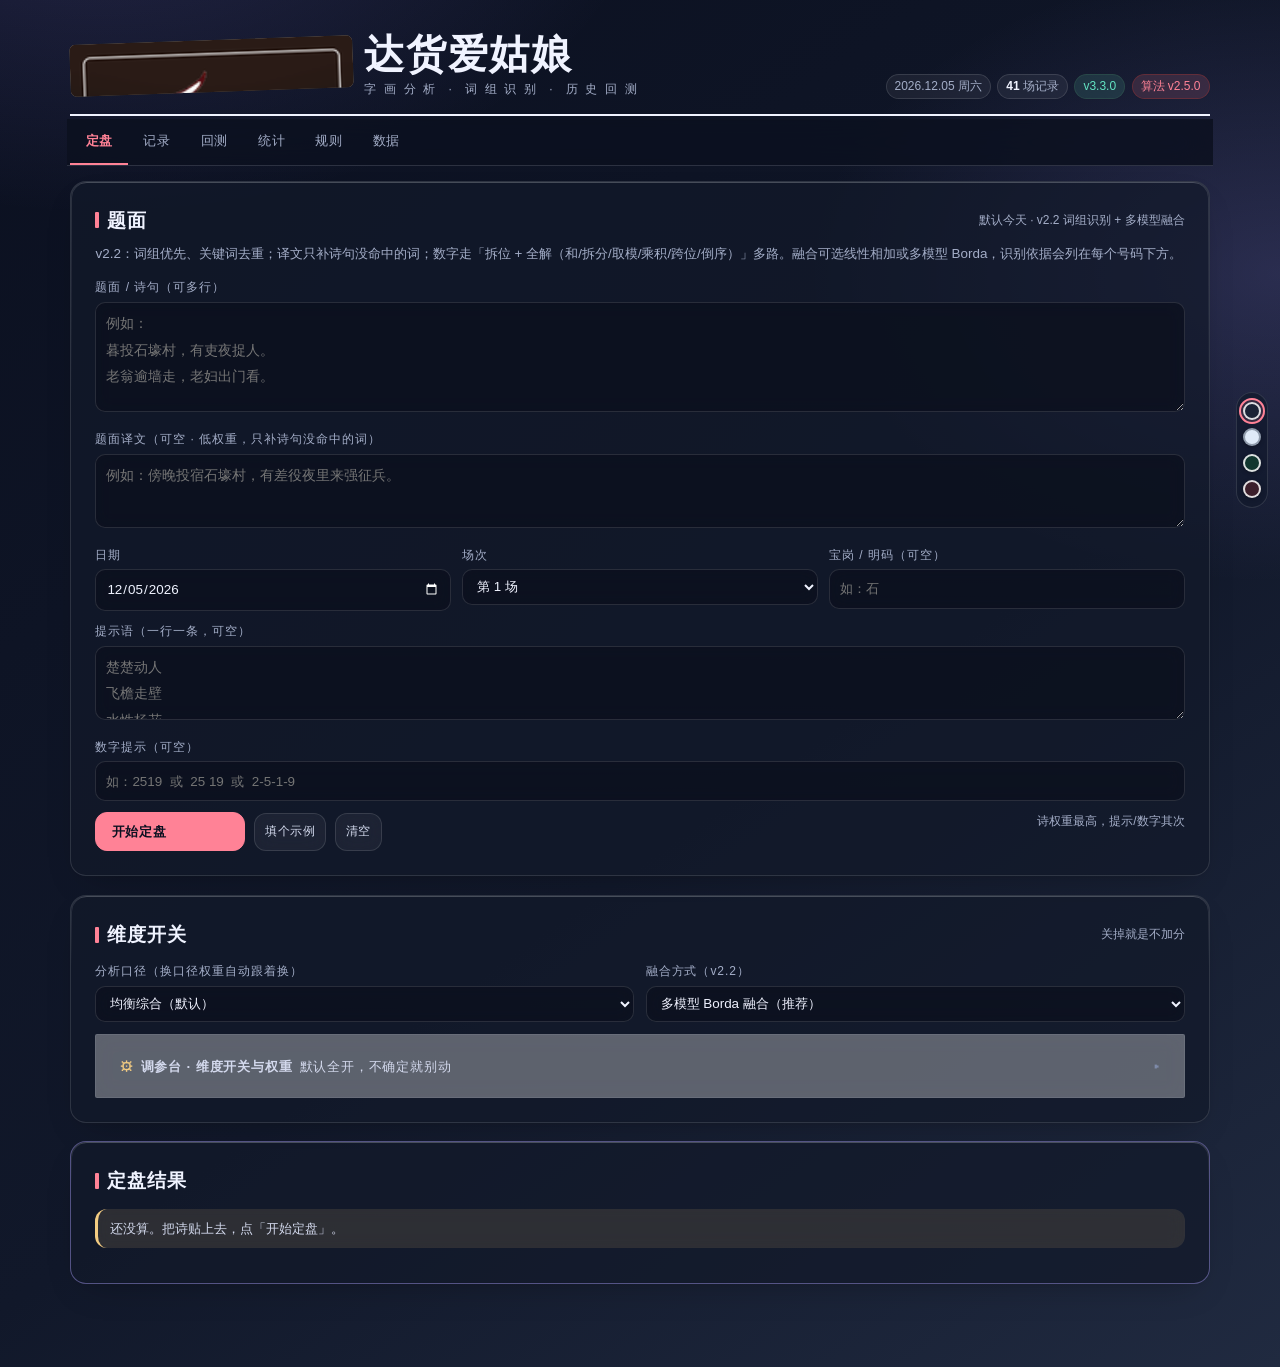
<file: www/index.html>
<!DOCTYPE html>
<html lang="zh-CN">
<head>
<meta charset="utf-8">
<meta name="viewport" content="width=device-width,initial-scale=1,viewport-fit=cover,user-scalable=no">
<meta name="theme-color" content="#f7f2e6">
<meta name="apple-mobile-web-app-capable" content="yes">
<meta name="apple-mobile-web-app-status-bar-style" content="default">
<meta name="apple-mobile-web-app-title" content="达货爱姑娘">
<title>达货爱姑娘 · 字画分析 v3.2</title>
<!-- 动态生成 App 图标 -->
<link rel="icon" href="[data-uri]">
<link rel="apple-touch-icon" href="[data-uri]">
<style>/* ===== 36宝诗鉴 · 设计系统 ===== */
:root{
  --paper:#f7f2e6; --paper-2:#efe7d5; --paper-3:#e6dbc4;
  --ink:#211d18; --ink-2:#4a4238; --ink-3:#857a68; --ink-4:#b3a892;
  --line:rgba(33,29,24,.13); --line-2:rgba(33,29,24,.07);
  --cinnabar:#b3352b; --cinnabar-soft:rgba(179,53,43,.09);
  --gold:#a8823f; --gold-soft:rgba(168,130,63,.12);
  --jade:#3d6b58; --jade-soft:rgba(61,107,88,.1);
  --shadow-1:0 1px 2px rgba(33,29,24,.06),0 6px 18px -12px rgba(33,29,24,.35);
  --shadow-2:0 2px 4px rgba(33,29,24,.08),0 18px 40px -24px rgba(33,29,24,.5);
  --r:3px;
  --sans:-apple-system,BlinkMacSystemFont,"PingFang SC","Hiragino Sans GB","Microsoft YaHei","Source Han Sans SC","Noto Sans CJK SC",sans-serif;
  --serif:"Songti SC","Noto Serif CJK SC","Source Han Serif SC",SimSun,"Times New Roman",serif;
  --mono:"SF Mono",ui-monospace,Menlo,Consolas,"Courier New",monospace;
  --fs-hero:clamp(1.6rem,1.15rem + 2.2vw,2.5rem);
  --fs-h1:clamp(1.22rem,1rem + 1vw,1.6rem);
  --fs-h2:clamp(1.02rem,.95rem + .45vw,1.18rem);
  --fs-body:clamp(.875rem,.84rem + .2vw,.95rem);
  --fs-sm:clamp(.78rem,.75rem + .14vw,.84rem);
  --fs-xs:clamp(.7rem,.68rem + .1vw,.75rem);
  --gap:clamp(.75rem,.6rem + 1vw,1.15rem);
  --pad:clamp(.9rem,.7rem + 1.4vw,1.5rem);
}
*{box-sizing:border-box;-webkit-tap-highlight-color:transparent}
html,body{margin:0;padding:0}
html{-webkit-text-size-adjust:100%}
body{
  font-family:var(--sans); font-size:var(--fs-body); color:var(--ink);
  background:var(--paper);
  background-image:
    radial-gradient(1200px 600px at 15% -10%,rgba(168,130,63,.10),transparent 60%),
    radial-gradient(900px 500px at 100% 0%,rgba(179,53,43,.06),transparent 55%),
    repeating-linear-gradient(90deg,rgba(33,29,24,.018) 0 1px,transparent 1px 3px);
  line-height:1.68; overflow-wrap:break-word; word-break:break-word; min-height:100vh;
  padding-top: env(safe-area-inset-top);
  padding-bottom: env(safe-area-inset-bottom);
}
::selection{background:rgba(179,53,43,.18)}
button,input,select,textarea{font:inherit;color:inherit}
a{color:var(--cinnabar);text-decoration:none}

/* ---------- 外框 ---------- */
.app{max-width:1180px;margin:0 auto;padding:0 clamp(.7rem,1.6vw,1.6rem) 4rem}
.masthead{position:relative;padding:clamp(1.1rem,2.6vw,2rem) 0 .9rem;border-bottom:2px solid var(--ink);margin-bottom:.2rem}
.masthead::after{content:"";position:absolute;left:0;right:0;bottom:-6px;height:1px;background:var(--line)}
.mh-row{display:flex;align-items:flex-end;justify-content:space-between;gap:1rem;flex-wrap:wrap}
.brand{display:flex;align-items:center;gap:.7rem;min-width:0;flex:1 1 auto}
.brand>div{flex:1 1 auto;min-width:0}
.seal{width:clamp(38px,6vw,52px);height:clamp(38px,6vw,52px);flex:none;background:var(--cinnabar);color:#fff8ee;border-radius:2px;display:grid;place-items:center;font-family:var(--serif);font-size:clamp(.9rem,2.2vw,1.15rem);line-height:1;letter-spacing:.02em;text-align:center;padding:.15em;box-shadow:inset 0 0 0 1.5px rgba(255,248,238,.55);transform:rotate(-2deg);}
.brand h1{font-family:var(--serif);font-size:var(--fs-hero);margin:0;letter-spacing:.04em;line-height:1.15;font-weight:700;width:100%}
.brand .sub{font-size:var(--fs-xs);color:var(--ink-3);letter-spacing:.18em;margin-top:.15rem}
.mh-meta{display:flex;gap:.4rem;flex-wrap:wrap;align-items:center;font-size:var(--fs-xs);color:var(--ink-3)}
.chip{border:1px solid var(--line);padding:.15rem .5rem;border-radius:2px;background:var(--glass-chip);white-space:nowrap}
.chip b{color:var(--ink);font-weight:600}
.chip.red{border-color:rgba(179,53,43,.35);color:var(--cinnabar);background:var(--cinnabar-soft)}
.chip.jade{border-color:rgba(61,107,88,.35);color:var(--jade);background:var(--jade-soft)}

/* ---------- 导航 (App底栏风格适配) ---------- */
.nav{display:flex;gap:0;overflow-x:auto;scrollbar-width:none;border-bottom:1px solid var(--line);position:sticky;top:0;z-index:30;background:var(--glass-nav);backdrop-filter:blur(8px);-webkit-backdrop-filter:blur(8px);margin:0 -.2rem .9rem;padding:0 .2rem}
.nav::-webkit-scrollbar{display:none}
.nav button{appearance:none;background:none;border:0;border-bottom:2px solid transparent;padding:.72rem clamp(.55rem,1.6vw,.95rem);font-size:var(--fs-sm);color:var(--ink-3);cursor:pointer;white-space:nowrap;font-family:var(--sans);transition:color .18s,border-color .18s;letter-spacing:.04em;}
.nav button:hover{color:var(--ink)}
.nav button.on{color:var(--cinnabar);border-bottom-color:var(--cinnabar);font-weight:600}

/* ---------- 卡片 ---------- */
.panel{display:none;animation:fade .26s ease both}
.panel.on{display:block}
@keyframes fade{from{opacity:0;transform:translateY(6px)}to{opacity:1;transform:none}}
.card{background:rgba(255,255,255,.5);border:1px solid var(--line);border-radius:var(--r);padding:var(--pad);box-shadow:var(--shadow-1);margin-bottom:var(--gap);position:relative;}
.card::before{content:"";position:absolute;inset:3px;border:1px solid var(--line-2);border-radius:2px;pointer-events:none;}
.card>*{position:relative}
.card.flush{padding:0}
.card-t{display:flex;align-items:center;gap:.5rem;margin:0 0 .8rem;flex-wrap:wrap}
.card-t h2,.card-t h3{font-family:var(--serif);font-size:var(--fs-h2);margin:0;font-weight:700;letter-spacing:.05em;}
.card-t .k{width:4px;height:1.05em;background:var(--cinnabar);display:inline-block;flex:none;border-radius:1px}
.card-t .hint{font-size:var(--fs-xs);color:var(--ink-3);margin-left:auto;font-family:var(--sans)}
.card-sub{font-size:var(--fs-sm);color:var(--ink-3);margin:-.35rem 0 .9rem;line-height:1.6}

/* ---------- 表单 ---------- */
label.f{display:block;font-size:var(--fs-xs);color:var(--ink-3);letter-spacing:.08em;margin-bottom:.28rem}
input[type=text],input[type=number],input[type=date],select,textarea{width:100%;background:rgba(255,255,255,.72);border:1px solid var(--line);border-radius:2px;padding:.52rem .62rem;font-size:var(--fs-sm);outline:none;transition:border-color .16s,box-shadow .16s;}
input:focus,select:focus,textarea:focus{border-color:rgba(179,53,43,.5);box-shadow:0 0 0 3px rgba(179,53,43,.08)}
textarea{resize:vertical;min-height:110px;font-family:var(--serif);line-height:1.9;font-size:calc(var(--fs-sm) * 1.03)}
.row{display:grid;gap:.7rem;grid-template-columns:repeat(auto-fit,minmax(min(100%,150px),1fr))}
.field{margin-bottom:.7rem}
.btn{appearance:none;cursor:pointer;border:1px solid var(--ink);background:var(--ink);color:var(--paper);padding:.5rem .95rem;border-radius:2px;font-size:var(--fs-sm);letter-spacing:.06em;transition:transform .12s,background .16s,box-shadow .16s;display:inline-flex;align-items:center;gap:.4rem;}
.btn:hover{background:#332c24}
.btn:active{transform:translateY(1px)}
.btn.red{background:var(--cinnabar);border-color:var(--cinnabar)}
.btn.red:hover{background:#9c2c23}
.btn.ghost{background:transparent;color:var(--ink-2);border-color:var(--line)}
.btn.ghost:hover{background:rgba(33,29,24,.05);color:var(--ink)}
.btn.sm{padding:.3rem .6rem;font-size:var(--fs-xs)}
.btn:disabled{opacity:.45;cursor:not-allowed}
.btn-row{display:flex;gap:.5rem;flex-wrap:wrap;align-items:center}
.switch{display:flex;align-items:center;gap:.55rem;font-size:var(--fs-sm);cursor:pointer;user-select:none;padding:.25rem 0}
.switch input{appearance:none;width:2.15rem;height:1.15rem;background:var(--paper-3);border-radius:999px;position:relative;cursor:pointer;border:1px solid var(--line);transition:background .18s;flex:none}
.switch input::after{content:"";position:absolute;top:1px;left:1px;width:calc(1.15rem - 4px);height:calc(1.15rem - 4px);background:#fff;border-radius:50%;transition:transform .18s;box-shadow:0 1px 2px rgba(0,0,0,.2)}
.switch input:checked{background:var(--jade)}
.switch input:checked::after{transform:translateX(1rem)}

/* ---------- 表格 ---------- */
.tw{overflow-x:auto;-webkit-overflow-scrolling:touch;border:1px solid var(--line);border-radius:2px}
table{border-collapse:collapse;width:100%;font-size:var(--fs-sm);min-width:420px}
th,td{padding:.48rem .6rem;text-align:left;border-bottom:1px solid var(--line-2);vertical-align:middle}
th{background:rgba(33,29,24,.045);font-weight:600;font-size:var(--fs-xs);color:var(--ink-2);letter-spacing:.06em;white-space:nowrap}
tbody tr:last-child td{border-bottom:0}
tbody tr:hover{background:rgba(168,130,63,.06)}
td.num,th.num{font-family:var(--mono);font-variant-numeric:tabular-nums}

/* ---------- 排名条 ---------- */
.rank{display:flex;flex-direction:column;gap:.42rem;margin-top:.3rem}
.rk{display:grid;grid-template-columns:1.55rem 1fr auto;gap:.55rem;align-items:center;padding:.5rem .55rem;border:1px solid var(--line-2);border-radius:2px;background:rgba(255,255,255,.45);transition:background .16s,transform .16s}
.rk:hover{background:rgba(255,255,255,.8);transform:translateX(2px)}
.rk.top1{border-color:rgba(179,53,43,.45);background:linear-gradient(90deg,var(--cinnabar-soft),rgba(255,255,255,.4) 70%)}
.rk .i{font-family:var(--serif);font-size:1.05rem;color:var(--ink-4);text-align:center;font-weight:700}
.rk.top1 .i{color:var(--cinnabar)}
.rk .nm{font-family:var(--serif);font-weight:600;letter-spacing:.03em;font-size:calc(var(--fs-sm) * 1.06)}
.rk .nm small{font-weight:400;color:var(--ink-3);font-family:var(--sans);font-size:var(--fs-xs);margin-left:.3rem;letter-spacing:0}
.rk .bar{height:4px;background:rgba(33,29,24,.07);border-radius:99px;margin-top:.32rem;overflow:hidden}
.rk .bar i{display:block;height:100%;background:linear-gradient(90deg,var(--gold),var(--cinnabar));border-radius:99px;transition:width .5s cubic-bezier(.2,.8,.2,1)}
.rk .sc{font-family:var(--mono);font-size:var(--fs-sm);font-weight:600;color:var(--ink-2);white-space:nowrap;font-variant-numeric:tabular-nums}
.rk .why{font-size:var(--fs-xs);color:var(--ink-3);margin-top:.22rem;line-height:1.45}

/* ---------- 统计数字 ---------- */
.stat-grid{display:grid;gap:.6rem;grid-template-columns:repeat(auto-fit,minmax(min(100%,132px),1fr))}
.stat{border:1px solid var(--line);border-radius:2px;padding:.6rem .7rem;background:rgba(255,255,255,.45);min-width:0}
.stat .lab{font-size:var(--fs-xs);color:var(--ink-3);letter-spacing:.1em;white-space:nowrap;overflow:hidden;text-overflow:ellipsis}
.stat .val{font-family:var(--mono);font-size:clamp(1.05rem,.9rem + .7vw,1.5rem);font-weight:600;line-height:1.3;font-variant-numeric:tabular-nums;overflow-wrap:anywhere}
.stat .val.good{color:var(--jade)}
.stat .val.bad{color:var(--cinnabar)}
.stat .val.mute{color:var(--ink-3)}
.stat .tip{font-size:var(--fs-xs);color:var(--ink-4);line-height:1.4}

/* ---------- 图表 ---------- */
.chart{width:100%;overflow:hidden;border:1px solid var(--line-2);border-radius:2px;background:rgba(255,255,255,.42);padding:.4rem}
.chart svg{display:block;width:100%;height:auto;overflow:visible}
.chart .grid-l{stroke:rgba(33,29,24,.09);stroke-width:1}
.chart .axis-t{font-size:9px;fill:#857a68;font-family:var(--mono)}
.chart .base-l{stroke:#b3352b;stroke-width:1.2;stroke-dasharray:4 4;opacity:.75}
.legend{display:flex;gap:.9rem;flex-wrap:wrap;font-size:var(--fs-xs);color:var(--ink-3);margin-top:.45rem}
.legend i{display:inline-block;width:14px;height:3px;border-radius:2px;margin-right:.3rem;vertical-align:middle}

/* ---------- 提示条 ---------- */
.note{border-left:3px solid var(--gold);background:var(--gold-soft);padding:.55rem .75rem;font-size:var(--fs-sm);color:var(--ink-2);margin:.7rem 0;border-radius:0 2px 2px 0;line-height:1.6}
.note.red{border-color:var(--cinnabar);background:var(--cinnabar-soft)}
.note.jade{border-color:var(--jade);background:var(--jade-soft)}
.note b{color:var(--ink)}

/* ---------- toast ---------- */
.toast{position:fixed;left:50%;bottom:calc(1.4rem + env(safe-area-inset-bottom));transform:translateX(-50%) translateY(20px);background:var(--ink);color:var(--paper);padding:.55rem 1rem;border-radius:3px;font-size:var(--fs-sm);opacity:0;pointer-events:none;transition:opacity .22s,transform .22s;z-index:200;max-width:88vw;text-align:center;box-shadow:var(--shadow-2)}
.toast.on{opacity:1;transform:translateX(-50%)}
.toast.err{background:var(--cinnabar)}

/* ---------- 小工具 ---------- */
.muted{color:var(--ink-3)}
.mono{font-family:var(--mono);font-variant-numeric:tabular-nums}
.center{text-align:center}
.mt{margin-top:.9rem}
.flexbetween{display:flex;justify-content:space-between;align-items:center;gap:.6rem;flex-wrap:wrap}
.tag{display:inline-block;font-size:var(--fs-xs);padding:.05rem .4rem;border-radius:2px;border:1px solid var(--line);color:var(--ink-3);background:rgba(255,255,255,.5);letter-spacing:.04em;white-space:nowrap}
.tag.g{color:var(--jade);border-color:rgba(61,107,88,.3);background:var(--jade-soft)}
.tag.r{color:var(--cinnabar);border-color:rgba(179,53,43,.3);background:var(--cinnabar-soft)}
.tag.y{color:var(--gold);border-color:rgba(168,130,63,.35);background:var(--gold-soft)}
.sep{height:1px;background:var(--line);margin:1rem 0}
details{border:1px solid var(--line-2);border-radius:2px;padding:.55rem .7rem;margin-top:.7rem;background:rgba(255,255,255,.32)}
summary{cursor:pointer;font-size:var(--fs-sm);font-weight:600;color:var(--ink-2);letter-spacing:.05em}
details[open] summary{margin-bottom:.6rem}
.kv{display:grid;grid-template-columns:auto 1fr;gap:.2rem .8rem;font-size:var(--fs-sm)}
.kv dt{color:var(--ink-3);white-space:nowrap}
.kv dd{margin:0;font-family:var(--mono);font-variant-numeric:tabular-nums}

/* ---------- v3 全局滚动优化 ---------- */
html{scrollbar-width:thin;scrollbar-color:rgba(33,29,24,.22) transparent;scroll-behavior:smooth}
body{overscroll-behavior-y:contain}
*::-webkit-scrollbar{width:8px;height:8px}
*::-webkit-scrollbar-thumb{background:rgba(33,29,24,.2);border-radius:99px;border:2px solid transparent;background-clip:content-box}
*::-webkit-scrollbar-thumb:hover{background:rgba(33,29,24,.32);background-clip:content-box}
*::-webkit-scrollbar-track{background:transparent}
.tw::-webkit-scrollbar{height:6px}

/* ---------- v3 调参台抽屉 ---------- */
details.param{border:1px solid var(--line-2);border-radius:2px;margin-top:.8rem;background:rgba(255,255,255,.32)}
details.param>summary{cursor:pointer;list-style:none;display:flex;align-items:center;gap:.45rem;font-size:var(--fs-sm);font-weight:600;color:var(--ink-2);letter-spacing:.06em;padding:.62rem .75rem;min-height:44px;user-select:none}
details.param>summary::-webkit-details-marker{display:none}
details.param>summary::before{content:"⚙";color:var(--gold)}
details.param>summary::after{content:"▸";margin-left:auto;color:var(--ink-4);transition:transform .2s}
details.param[open]>summary::after{transform:rotate(90deg)}
details.param>summary .pill{font-weight:400}
details.param .pbody{padding:.2rem .75rem .8rem}

/* ===== v3.1 液态玻璃层（变量驱动 · 5 主题） ===== */
:root{
  --glass-card:rgba(255,252,245,.44); --glass-border:rgba(255,255,255,.55); --glass-hi:rgba(255,255,255,.65);
  --glass-chip:rgba(255,255,255,.38); --glass-input:rgba(255,255,255,.55); --glass-inputfocus:rgba(255,255,255,.72);
  --glass-ghost:rgba(255,255,255,.32); --glass-tw:rgba(255,255,255,.22); --glass-th:rgba(255,255,255,.42);
  --glass-trhover:rgba(255,255,255,.35); --glass-stat:rgba(255,255,255,.42); --glass-details:rgba(255,255,255,.35);
  --glass-chart:rgba(255,255,255,.35); --glass-nav:rgba(247,242,230,.58); --glass-navm:rgba(251,247,236,.62);
  --glass-navborder:rgba(255,255,255,.45);
  --blob1:rgba(179,53,43,.10); --blob2:rgba(168,130,63,.13); --blob3:rgba(61,107,88,.11);
  --g1:rgba(179,53,43,.13); --g2:rgba(168,130,63,.15); --g3:rgba(61,107,88,.12);
  --grid:rgba(33,29,24,.09);
}
body{
  background-color:var(--paper);
  background-image:
    radial-gradient(900px 520px at 12% -6%,var(--g1),transparent 55%),
    radial-gradient(760px 480px at 96% 8%,var(--g2),transparent 55%),
    radial-gradient(700px 600px at 50% 108%,var(--g3),transparent 60%),
    repeating-linear-gradient(90deg,rgba(128,120,100,.012) 0 1px,transparent 1px 3px);
}
/* 漂浮光斑：给玻璃提供折射色彩 */
body::before{content:"";position:fixed;inset:-15%;z-index:0;pointer-events:none;
  background:
    radial-gradient(340px 340px at 78% 22%,var(--blob1),transparent 70%),
    radial-gradient(430px 430px at 16% 62%,var(--blob2),transparent 70%),
    radial-gradient(360px 360px at 62% 88%,var(--blob3),transparent 70%);
  filter:blur(10px);}
.app{position:relative;z-index:1}
.card{background:var(--glass-card);
  backdrop-filter:blur(22px) saturate(165%);-webkit-backdrop-filter:blur(22px) saturate(165%);
  border:1px solid var(--glass-border);border-radius:16px;
  box-shadow:inset 0 1px 0 var(--glass-hi),inset 0 -1px 0 rgba(33,29,24,.05),
    0 2px 8px -4px rgba(33,29,24,.14),0 14px 34px -16px rgba(0,0,0,.28)}
.card::before{content:"";position:absolute;inset:0;border:1px solid var(--glass-border);border-radius:16px;pointer-events:none;
  -webkit-mask:linear-gradient(180deg,#000 0%,transparent 32%);mask:linear-gradient(180deg,#000 0%,transparent 32%)}
.chip{border-radius:999px;background:var(--glass-chip);backdrop-filter:blur(10px);-webkit-backdrop-filter:blur(10px);border-color:var(--glass-border)}
.nav{background:var(--glass-nav);backdrop-filter:blur(18px) saturate(150%);-webkit-backdrop-filter:blur(18px) saturate(150%)}
input[type=text],input[type=number],input[type=date],select,textarea{
  background:var(--glass-input);border-radius:10px;border-color:var(--glass-border);
  backdrop-filter:blur(8px);-webkit-backdrop-filter:blur(8px)}
input:focus,select:focus,textarea:focus{background:var(--glass-inputfocus)}
.btn{border-radius:12px}
.btn.ghost{background:var(--glass-ghost);border-color:var(--glass-border);backdrop-filter:blur(10px);-webkit-backdrop-filter:blur(10px)}
.btn.ghost:hover{background:var(--glass-trhover)}
.tw{border-radius:14px;background:var(--glass-tw);backdrop-filter:blur(10px);-webkit-backdrop-filter:blur(10px)}
th{background:var(--glass-th)}
tbody tr:hover{background:var(--glass-trhover)}
.stat,.rk{border-radius:12px;background:var(--glass-stat);backdrop-filter:blur(8px);-webkit-backdrop-filter:blur(8px)}
.note,.toast,details{border-radius:12px}
.note{backdrop-filter:blur(8px);-webkit-backdrop-filter:blur(8px)}
details{background:var(--glass-details);backdrop-filter:blur(10px);-webkit-backdrop-filter:blur(10px)}
.toast{background:rgba(20,16,10,.72);backdrop-filter:blur(16px);-webkit-backdrop-filter:blur(16px)}
.chart{border-radius:12px;background:var(--glass-chart);backdrop-filter:blur(8px);-webkit-backdrop-filter:blur(8px)}
.chart .grid-l{stroke:var(--grid)}
.chart .axis-t{fill:var(--ink-3)}
.rk .bar{background:var(--grid)}
.seal{border-radius:6px}
.card,.chip,.nav,.tw,.stat,.note,details,.chart,input,select,textarea,button.btn{
  transition:background-color .35s ease,border-color .35s ease,color .35s ease,box-shadow .35s ease}

@supports not ((backdrop-filter:blur(1px)) or (-webkit-backdrop-filter:blur(1px))){
  .card,.chip,.tw,.stat,.rk,details,.chart{background:var(--glass-card)}
  .card,.chip,.tw,.stat,.rk,details,.chart{opacity:1}
  html:not([data-ui-theme]) .card{background:rgba(255,252,245,.85)}
  input[type=text],input[type=number],input[type=date],select,textarea{background:rgba(255,255,255,.9)}
}

/* 手机 */
@media (max-width:640px){
  /* v3 底部 Tab Bar 取代顶栏横滚 */
  .nav{position:fixed;left:0;right:0;bottom:0;top:auto;z-index:100;margin:0;padding:4px 3px calc(5px + env(safe-area-inset-bottom));display:flex;gap:2px;border-bottom:0;border-top:1px solid var(--glass-navborder);background:var(--glass-navm);backdrop-filter:blur(22px) saturate(170%);-webkit-backdrop-filter:blur(22px) saturate(170%);box-shadow:0 -6px 24px -14px rgba(0,0,0,.35)}
  .nav button{flex:1 1 0;display:flex;flex-direction:column;align-items:center;justify-content:center;gap:2px;min-height:48px;padding:.2rem 0;font-size:.66rem;letter-spacing:.02em;border-bottom:0;border-radius:9px}
  .nav button::before{content:attr(data-icon);font-family:var(--serif);font-size:1.12rem;line-height:1;font-weight:700;opacity:.85}
  .nav button.on{background:var(--cinnabar-soft);border-bottom:0;color:var(--cinnabar)}
  .nav button[data-tab="pick"]{color:var(--cinnabar)}
  .nav button[data-tab="pick"]::before{background:var(--cinnabar);color:#fff8ee;width:1.7rem;height:1.7rem;border-radius:50%;display:grid;place-items:center;font-size:.95rem;margin-top:-.85rem;box-shadow:0 3px 10px -3px rgba(179,53,43,.55);border:2px solid #fbf7ec}
  .nav button[data-tab="pick"].on::before{background:#9c2c23}
  body{padding-bottom:calc(72px + env(safe-area-inset-bottom))}
  .masthead{padding-top:1rem}
  .mh-meta{gap:.3rem}
  .card{padding:.85rem}
  .rk{grid-template-columns:1.35rem 1fr auto;gap:.4rem}
  th,td{padding:.42rem .45rem}
  .btn{padding:.62rem 1rem;min-height:42px;font-size:calc(var(--fs-sm) * 1.02)}
  .btn.sm{padding:.48rem .7rem;min-height:34px;font-size:var(--fs-xs)}
  .btn-row{gap:.55rem}
  .switch{min-height:36px}
}
</style>
<link rel="stylesheet" href="./premium-themes-v2.css">
<script src="./premium-themes-v2.js" defer></script>
</head>
<body>
<div class="app">

  <header class="masthead">
    <div class="mh-row">
      <div class="brand">
        <div class="seal" style="background:#181411;padding:0;overflow:hidden"><img src="[data-uri]" alt="牛头 Logo" style="width:100%;height:100%;object-fit:cover;transform:none"></div>
        <div>
          <h1>达货爱姑娘</h1>
          <div class="sub">字 画 分 析 &nbsp;·&nbsp; 词 组 识 别 &nbsp;·&nbsp; 历 史 回 测</div>
        </div>
      </div>
      <div class="mh-meta">
        <span class="chip" id="chipDate">—</span>
        <span class="chip"><b id="chipCount">0</b> 场记录</span>
        <span class="chip jade" id="chipVer">v1.0</span>
        <span class="chip red" id="chipAlgo">算法 v1.0</span>
      </div>
    </div>
  </header>

  <nav class="nav" id="nav">
    <button data-tab="pick" data-icon="盘" class="on">定盘</button>
    <button data-tab="rec" data-icon="册">记录</button>
    <button data-tab="bt" data-icon="验">回测</button>
    <button data-tab="stat" data-icon="衡">统计</button>
    <button data-tab="rule" data-icon="典">规则</button>
    <button data-tab="data" data-icon="藏">数据</button>
  </nav>

  <!-- ============ 定盘 ============ -->
  <section class="panel on" id="panel-pick">
    <div class="card">
      <div class="card-t"><span class="k"></span><h2>题面</h2><span class="hint" id="pickDateHint"></span></div>
      <div class="card-sub">v2.2：词组优先、关键词去重；译文只补诗句没命中的词；数字走「拆位 + 全解（和/拆分/取模/乘积/跨位/倒序）」多路。融合可选线性相加或多模型 Borda，识别依据会列在每个号码下方。</div>

      <div class="field">
        <label class="f">题面 / 诗句（可多行）</label>
        <textarea id="inPoem" placeholder="例如：&#10;暮投石壕村，有吏夜捉人。&#10;老翁逾墙走，老妇出门看。"></textarea>
      </div>

      <div class="field">
        <label class="f">题面译文（可空 · 低权重，只补诗句没命中的词）</label>
        <textarea id="inTranslation" style="min-height:74px" placeholder="例如：傍晚投宿石壕村，有差役夜里来强征兵。"></textarea>
      </div>

      <div class="row">
        <div class="field">
          <label class="f">日期</label>
          <input type="date" id="inDate">
        </div>
        <div class="field">
          <label class="f">场次</label>
          <select id="inSession"><option value="1">第 1 场</option><option value="2">第 2 场</option><option value="3">第 3 场</option></select>
        </div>
        <div class="field">
          <label class="f">宝岗 / 明码（可空）</label>
          <input type="text" id="inBaogang" placeholder="如：石">
        </div>
      </div>

      <div class="field">
        <label class="f">提示语（一行一条，可空）</label>
        <textarea id="inHints" style="min-height:74px" placeholder="楚楚动人&#10;飞檐走壁&#10;水性杨花&#10;摇摇欲坠&#10;飞沙走石"></textarea>
      </div>

      <div class="field">
        <label class="f">数字提示（可空）</label>
        <input type="text" id="inDigits" placeholder="如：2519  或  25 19  或  2-5-1-9">
      </div>

      <div class="flexbetween">
        <div class="btn-row">
          <button class="btn red" id="btnPick">开始定盘</button>
          <button class="btn ghost sm" id="btnPickDemo">填个示例</button>
          <button class="btn ghost sm" id="btnClearPick">清空</button>
        </div>
        <span class="muted" style="font-size:var(--fs-xs)">诗权重最高，提示/数字其次</span>
      </div>
    </div>

    <div class="card">
      <div class="card-t"><span class="k"></span><h2>维度开关</h2><span class="hint">关掉就是不加分</span></div>
      <div class="row" style="grid-template-columns:repeat(auto-fit,minmax(min(100%,200px),1fr))">
        <div class="field" style="margin:0">
          <label class="f">分析口径（换口径权重自动跟着换）</label>
          <select id="pickView">
            <option value="balanced">均衡综合（默认）</option>
            <option value="cold">冷门回补派（重遗漏/周期）</option>
            <option value="numeric">数字题解派（重数字/题解）</option>
          </select>
        </div>
        <div class="field" style="margin:0">
          <label class="f">融合方式（v2.2）</label>
          <select id="pickFuse">
            <option value="linear">线性相加（原算法）</option>
            <option value="borda" selected>多模型 Borda 融合（推荐）</option>
            <option value="both">两法对照（并排）</option>
          </select>
        </div>
      </div>
      <details class="param">
        <summary>调参台 · 维度开关与权重 <span class="pill">默认全开，不确定就别动</span></summary>
        <div class="pbody">
      <div class="row mt" style="grid-template-columns:repeat(auto-fit,minmax(min(100%,158px),1fr))">
        <label class="switch"><input type="checkbox" id="wPoem" checked> 诗面意象</label>
        <label class="switch"><input type="checkbox" id="wHint" checked> 提示语</label>
        <label class="switch"><input type="checkbox" id="wDigit" checked> 数字拆位</label>
        <label class="switch"><input type="checkbox" id="wNum" checked> 数字全解（和/拆分/取模）</label>
        <label class="switch"><input type="checkbox" id="wBal" checked> 结构补缺（六类形态）</label>
        <label class="switch"><input type="checkbox" id="wTwin" checked> 双胞胎连带</label>
        <label class="switch"><input type="checkbox" id="wCold" checked> 官方遗漏参考（来自统计图）</label>
        <label class="switch"><input type="checkbox" id="wHot" checked> 统计图累计频次</label>
        <label class="switch"><input type="checkbox" id="wRarity" checked> 稀有度回补（v2.4）</label>
        <label class="switch"><input type="checkbox" id="wTrend" checked> 多窗趋势（v2.4）</label>
      </div>
      <div class="row mt" style="grid-template-columns:repeat(auto-fit,minmax(min(100%,110px),1fr))">
        <div class="field" style="margin:0"><label class="f">诗 权重</label><input type="number" id="kPoem" value="1" step="0.1" min="0"></div>
        <div class="field" style="margin:0"><label class="f">提示 权重</label><input type="number" id="kHint" value="0.75" step="0.1" min="0"></div>
        <div class="field" style="margin:0"><label class="f">数字 权重</label><input type="number" id="kDigit" value="0.65" step="0.1" min="0"></div>
        <div class="field" style="margin:0"><label class="f">数字全解 权重</label><input type="number" id="kNum" value="0.5" step="0.1" min="0"></div>
        <div class="field" style="margin:0"><label class="f">结构补缺 权重</label><input type="number" id="kBal" value="0.35" step="0.1" min="0"></div>
        <div class="field" style="margin:0"><label class="f">双胞胎 权重</label><input type="number" id="kTwin" value="0.4" step="0.1" min="0"></div>
        <div class="field" style="margin:0"><label class="f">冷宝 权重</label><input type="number" id="kCold" value="0.3" step="0.1" min="0"></div>
        <div class="field" style="margin:0"><label class="f">热号 权重</label><input type="number" id="kHot" value="0.2" step="0.1" min="0"></div>
        <div class="field" style="margin:0"><label class="f">稀有度 权重</label><input type="number" id="kRarity" value="0.3" step="0.1" min="0"></div>
        <div class="field" style="margin:0"><label class="f">趋势 权重</label><input type="number" id="kTrend" value="0.25" step="0.1" min="0"></div>
      </div>
        </div>
      </details>
    </div>

    <div class="card" id="pickResultCard">
      <div class="card-t"><span class="k"></span><h2>定盘结果</h2><span class="hint" id="pickAlgoHint"></span></div>
      <div id="pickResult"><div class="note">还没算。把诗贴上去，点「开始定盘」。</div></div>
    </div>
  </section>

  <!-- ============ 记录 ============ -->
  <section class="panel" id="panel-rec">
    <div class="card">
      <div class="card-t"><span class="k"></span><h2>记一场</h2><span class="hint">录进去才能回测</span></div>
      <div class="row" style="grid-template-columns:repeat(auto-fit,minmax(min(100%,118px),1fr))">
        <div class="field"><label class="f">期号</label><input type="text" id="recIssue" placeholder="自动"></div>
        <div class="field"><label class="f">日期</label><input type="date" id="recDate"></div>
        <div class="field"><label class="f">场次</label><select id="recSession"><option>1</option><option>2</option><option>3</option></select></div>
        <div class="field"><label class="f">开出的宝</label><select id="recBao"></select></div>
      </div>
      <div class="btn-row"><button class="btn red" id="btnAddRec">记下这场</button><button class="btn ghost sm" id="btnUndo">撤销上一场</button></div>
    </div>

    <div class="card">
      <div class="card-t"><span class="k"></span><h2>批量粘贴</h2><span class="hint">一行一场</span></div>
      <div class="card-sub">格式随意，认得这些写法：<span class="mono">11-13 3 家猫</span> · <span class="mono">2026-11-13,2,18</span> · <span class="mono">11月13日 第1场 白鱼</span></div>
      <textarea id="bulkText" style="min-height:96px" placeholder="11-01 1 白鱼&#10;11-01 2 家猫&#10;11-01 3 鳝鱼"></textarea>
      <div class="btn-row mt"><button class="btn" id="btnBulk">解析并导入</button><span class="muted" style="font-size:var(--fs-xs)" id="bulkMsg"></span></div>
    </div>

    <div class="card">
      <div class="card-t"><span class="k"></span><h2>开奖记录</h2><span class="hint" id="recCountHint"></span></div>
      <div class="tw">
        <table>
          <thead><tr><th class="num">期号</th><th>日期</th><th class="num">场</th><th>开出</th><th class="num">距上期</th><th></th></tr></thead>
          <tbody id="recBody"></tbody>
        </table>
      </div>
    </div>
  </section>

  <!-- ============ 回测 ============ -->
  <section class="panel" id="panel-bt">
    <div class="card">
      <div class="card-t"><span class="k"></span><h2>回测实验室</h2><span class="hint">前 N 期算，验第 N+1 期</span></div>
      <div class="card-sub">
        滚动回测：每一期只用它之前的数据出候选池，再去对上的那一期，一期一期往前滚。命中率再好看都不算数，
        要看 <b>lift</b>（实际命中 ÷ 随机期望）和 <b>p 值</b>（这个成绩能不能用运气解释）。
      </div>

      <div class="row" style="grid-template-columns:repeat(auto-fit,minmax(min(100%,150px),1fr))">
        <div class="field"><label class="f">每期候选池大小 K</label><input type="number" id="btK" value="5" min="1" max="18"></div>
        <div class="field"><label class="f">起始期（热启动）</label><input type="number" id="btWarm" value="10" min="3"></div>
        <div class="field"><label class="f">统计区间</label><select id="btRange"><option value="all">全部</option><option value="100">近 100 期</option><option value="30">近 30 期</option></select></div>
        <div class="field"><label class="f">显著性阈值</label><select id="btAlpha"><option value="0.05">0.05</option><option value="0.01">0.01</option><option value="0.1">0.10</option></select></div>
      </div>

      <details>
        <summary>参与对比的策略</summary>
        <div class="row" style="grid-template-columns:repeat(auto-fit,minmax(min(100%,168px),1fr))">
          <label class="switch"><input type="checkbox" class="btStrat" value="rand" checked> 纯随机（对照组）</label>
          <label class="switch"><input type="checkbox" class="btStrat" value="twin" checked> 双胞胎跟随</label>
          <label class="switch"><input type="checkbox" class="btStrat" value="cold" checked> 冷号最长遗漏</label>
          <label class="switch"><input type="checkbox" class="btStrat" value="hot" checked> 近 30 期热号</label>
          <label class="switch"><input type="checkbox" class="btStrat" value="repeat"> 上期连开</label>
          <label class="switch"><input type="checkbox" class="btStrat" value="combo" checked> 综合打分（你现在这套）</label>
          <label class="switch"><input type="checkbox" class="btStrat" value="linear"> 历史模型·线性相加</label>
          <label class="switch"><input type="checkbox" class="btStrat" value="borda" checked> 历史模型·Borda 融合</label>
          <label class="switch"><input type="checkbox" class="btStrat" value="walk" checked> 滚动定权（走查）</label>
        </div>
        <div class="note" style="margin:.6rem 0 0">后三项是 v2.2 新加的：<b>Borda 融合</b>把 5 个历史类模型各自排名再融合；<b>滚动定权</b>每一期只用已经发生的数据，从 6 组候选权重里挑最近成绩最好的那组去押下一期（不偷看未来）。回测没有题面，所以这三项只用历史类模型。</div>
      </details>

      <div class="btn-row mt"><button class="btn red" id="btnRun">跑回测</button><span class="muted" style="font-size:var(--fs-xs)" id="btMsg"></span></div>
    </div>

    <div class="card">
      <div class="card-t"><span class="k"></span><h2>策略成绩</h2><span class="hint">已做多重比较校正</span></div>
      <div class="tw">
        <table>
          <thead><tr><th>策略</th><th class="num">期数</th><th class="num">命中</th><th class="num">命中率</th><th class="num">随机期望</th><th class="num">lift</th><th class="num">p</th><th class="num">q(FDR)</th><th class="num">95% 区间</th><th>判定</th></tr></thead>
          <tbody id="btBody"><tr><td colspan="10" class="muted center">还没跑</td></tr></tbody>
        </table>
      </div>
      <div class="legend"><span><i style="background:#3d6b58"></i>命中率</span><span><i style="background:#b3352b"></i>随机基线</span><span><i style="background:#a8823f"></i>滚动 10 期</span></div>
      <div class="chart" id="btChart"></div>
      <div class="note" id="btVerdict">怎么读：lift ≈ 1 就是跟瞎猜没区别；p 值小于阈值、而且 q 值也小，才叫「可能真有效」，样本太少时两个都别信。</div>
    </div>

    <div class="card">
      <div class="card-t"><span class="k"></span><h2>分段稳定性</h2><span class="hint">三段都 >1 才叫真稳</span></div>
      <div class="tw">
        <table>
          <thead><tr><th>策略</th><th class="num">第 1 段</th><th class="num">第 2 段</th><th class="num">第 3 段</th><th>判定</th></tr></thead>
          <tbody id="btSeg"><tr><td colspan="5" class="muted center">还没跑</td></tr></tbody>
        </table>
      </div>
      <div class="note">把回测期按时间切成三段，每段单独算 lift（实际命中 ÷ 随机期望）。三段都明显 &gt; 1，说明不是靠某一段撞运气；只有一段高、别的段掉到 1 以下，那这段成绩就不能当规律用。</div>
    </div>

    <div class="card">
      <div class="card-t"><span class="k"></span><h2>逐期明细</h2><span class="hint" id="btDetailHint"></span></div>
      <div class="tw" style="max-height:420px;overflow-y:auto">
        <table>
          <thead><tr><th class="num">期</th><th>日期</th><th>候选池</th><th>开出</th><th>命中</th></tr></thead>
          <tbody id="btDetail"><tr><td colspan="5" class="muted center">—</td></tr></tbody>
        </table>
      </div>
    </div>
  </section>

  <!-- ============ 统计 ============ -->
  <section class="panel" id="panel-stat">
    <div class="card">
      <div class="card-t"><span class="k"></span><h2>号码分布</h2><span class="hint">理论每个宝 1/36</span></div>
      <div class="stat-grid" id="statTop"></div>
      <div class="chart mt" id="statBar"></div>
    </div>

    <div class="card">
      <div class="card-t"><span class="k"></span><h2>遗漏榜</h2><span class="hint">冷 ≠ 该开</span></div>
      <div class="card-sub">带 * 的数字来自你提供的统计图左侧柱形数作为累计频次、右侧数作为连续未开场参考（截至2026-11-13第3场）。缺失项不强行补数。遗漏长只代表过去未开，不代表下一场概率变大。 </div>
      <div class="tw">
        <table>
          <thead><tr><th class="num">排名</th><th>宝</th><th class="num">连续未开</th><th class="num">理论间隔</th><th class="num">倍数</th></tr></thead>
          <tbody id="coldBody"></tbody>
        </table>
      </div>
    </div>

    <div class="card">
      <div class="card-t"><span class="k"></span><h2>贝叶斯后验</h2><span class="hint">冷号到底偏没偏</span></div>
      <div class="card-sub">
        给每个宝套一个 Dirichlet 先验（α=1），观察 n 期后它的真实概率区间是 (x+1)/(n+36) 附近的 Beta 分布。
        区间盖住 1/36 就是没偏——绝大多数"冷号"都会盖住。
      </div>
      <div class="tw">
        <table>
          <thead><tr><th>宝</th><th class="num">开出</th><th class="num">后验均值</th><th class="num">95% 区间</th><th>结论</th></tr></thead>
          <tbody id="bayesBody"></tbody>
        </table>
      </div>
    </div>
  </section>

  <!-- ============ 规则 ============ -->
  <section class="panel" id="panel-rule">
    <div class="card">
      <div class="card-t"><span class="k"></span><h2>三十六宝名单</h2><span class="hint">照你的号码图核对</span></div>
      <div class="note red"><b>已按你发的36宝图片更新编号。</b>保存前请再核对，尤其是16大鹅、17螺丝、26马鹿等名称。号码表错位会影响所有分析。</div>
      <div id="ruleBaoGrid" class="row" style="grid-template-columns:repeat(auto-fit,minmax(min(100%,124px),1fr))"></div>
      <div class="btn-row mt"><button class="btn" id="btnSaveBao">保存名单</button><button class="btn ghost sm" id="btnResetBao">恢复默认</button></div>
    </div>

    <div class="card">
      <div class="card-t"><span class="k"></span><h2>双胞胎</h2><span class="hint">开一个带一个</span></div>
      <div id="ruleTwin"></div>
      <div class="btn-row mt"><button class="btn" id="btnSaveTwin">保存</button></div>
    </div>

    <div class="card">
      <div class="card-t"><span class="k"></span><h2>意象词典</h2><span class="hint">诗里的字 → 落到哪些宝</span></div>
      <div class="card-sub">一行一条，格式：<span class="mono">词 = 宝号,宝号</span>。改完保存，定盘立刻生效。诗里这个字出现一次算一分。</div>
      <textarea id="ruleImagery" style="min-height:320px;font-family:var(--mono);font-size:var(--fs-xs)"></textarea>
      <div class="btn-row mt"><button class="btn" id="btnSaveImagery">保存词典</button><button class="btn ghost sm" id="btnResetImagery">恢复默认</button></div>
    </div>
  </section>

  <!-- ============ 数据 ============ -->
  <section class="panel" id="panel-data">
    <div class="card">
      <div class="card-t"><span class="k"></span><h2>导出</h2></div>
      <div class="btn-row">
        <button class="btn" id="btnExpJson">导出全部（JSON）</button>
        <button class="btn ghost" id="btnExpCsv">导出记录（CSV）</button>
        <button class="btn ghost" id="btnExpReport">导出分析报告（TXT）</button>
      </div>
    </div>

    <div class="card">
      <div class="card-t"><span class="k"></span><h2>导入</h2></div>
      <div class="card-sub">支持本工具导出的 JSON 备份，也支持 CSV（期号,日期,场次,宝）。导入默认追加，重复期号会自动跳过。</div>
      <input type="file" id="fileIn" accept=".json,.csv,.txt" style="padding:.4rem;background:rgba(255,255,255,.6);border:1px solid var(--line);border-radius:2px;width:100%">
      <div class="btn-row mt"><button class="btn" id="btnImportFile">导入这个文件</button></div>
    </div>

    <div class="card">
      <div class="card-t"><span class="k"></span><h2>演示数据</h2><span class="hint">不是真的</span></div>
      <div class="note red">
        <b>演示数据是模拟的</b>，只为让你看见回测和图表怎么跑，<b>不能拿来当结论</b>。
        真要分析，把那边的真实开奖记录导进来。
      </div>
      <div class="btn-row"><button class="btn ghost" id="btnDemo">生成 300 期模拟数据</button></div>
    </div>

    <div class="card">
      <div class="card-t"><span class="k"></span><h2>清空</h2></div>
      <div class="card-sub">只清这台设备上的记录，清了就找不回来。建议先导出备份。</div>
      <div class="btn-row"><button class="btn ghost" id="btnWipe" style="color:var(--cinnabar);border-color:rgba(179,53,43,.4)">清空全部记录</button></div>
    </div>

    <div class="card">
      <div class="card-t"><span class="k"></span><h2>说明</h2></div>
      <div class="kv">
        <dt>版本</dt><dd id="aboutVer">v1.0</dd>
        <dt>存储</dt><dd id="aboutStore">—</dd>
        <dt>记录数</dt><dd id="aboutCount">0</dd>
        <dt>算法版本</dt><dd id="aboutAlgo">v1.0</dd>
      </div>
      <div class="note mt">v2.0已按你提供的36宝图更新编号，并预载11月1日至13日共39条截图记录、统计图累计频次及遗漏参考值（截至11月13日第3场）。评分只是规则排序，不代表中奖概率；公平开奖每个宝理论概率仍为1/36=2.78%。</div>
      <div class="note jade mt"><b>v2.5 数据修正：</b>① 按「云盛截止11月份开宝记录」截图核对，修正 11-06 第一场（原记录写蝴蝶，实际是蜘蛛）；② 补录 11-14 第一场螺丝、第二场羊；③ 总场次 39 → 41。核对方法：逐格比对内置 39 条与截图，差异 1 条、新增 2 场。</div>
      <div class="note jade mt"><b>v2.4 改了什么：</b>① 新增「稀有度回补」模型——用二项分布算某号在 N 期里出现 k 次的概率，取 -log2(P) 当强度，比单纯数「遗漏几期」更有概率含义（数学参考 keno-stats-engine，MIT）；② 新增「多窗趋势」模型——近 5/15/30 期频率相对 1/36 的偏离加权求和（思路参考 Lofea，CC-BY-NC，只重写未复制代码）；③ 两个模型都进了 Borda 融合与回测池，可以在维度开关里单独关掉验证它们到底有没有用。</div>
      <div class="note jade mt"><b>v2.2 改了什么：</b>① 新增「多模型 Borda 融合」——8 个模型（遗漏回补/周期超期/结构补缺/提示语义/题面意象/数字全解/配对连带/热号延续）各自先排 1–36 名次，再按权重×名次融合，可以在「线性相加 / Borda 融合 / 两法对照」之间切；② 数字全解再扩：切分组合的乘积、跨位两位组合、整体倒序原值、首尾配对（2519 现在能出 17、25、19、6、29、51→15、91→19、8、21 等）；③ 回测新增 Borda 融合、线性相加对照、滚动定权（walk-forward，只用过去成绩挑权重，不偷看未来）三种策略，并新增「分段稳定性」——把回测期切三段分别算 lift，看是真稳还是某段运气。</div>
      <div class="note jade mt"><b>v2.1 改了什么：</b>① 补上缺失的「摇摇欲坠」映射（原来这条提示整条被跳过）；② 译文不再和诗句重复计分（原来同一个字算两遍，诗面被放大到1.45倍）；③ 单字线索乘0.72衰减，减少「投/宿」这类多义字把弱线索堆成头名；④ 新增「数字全解」维度（数字和/拆组/取模，2519 的数字和 17 现在能算出来）；⑤ 新增「结构补缺」维度（六类形态近期哪类没开补哪类）；⑥ 补上4对双胞胎；⑦ 加三套口径切换；⑧ 结果区会列出数据缺口。</div>
    </div>
  </section>
</div>

<div class="toast" id="toast"></div>
<script>/* ============================================================
   36宝诗鉴 · 核心算法层
   v1.0.2  —  纯前端、PWA 离线支持
   ============================================================ */
'use strict';

const APP_VER = '3.3.0';
const ALGO_VER = '2.5.0';
const N_BAO = 36;

const BAO_DEFAULT = [
  { n:1, name:'仙鹤' }, { n:2, name:'家猫' }, { n:3, name:'蜜蜂' }, { n:4, name:'老鼠' },
  { n:5, name:'野猫' }, { n:6, name:'马' }, { n:7, name:'大象' }, { n:8, name:'狗' },
  { n:9, name:'飞龙' }, { n:10, name:'牛' }, { n:11, name:'猪' }, { n:12, name:'兔子' },
  { n:13, name:'老虎' }, { n:14, name:'蚯蚓' }, { n:15, name:'孔雀' }, { n:16, name:'大鹅' },
  { n:17, name:'螺丝' }, { n:18, name:'白鱼' }, { n:19, name:'尼姑' }, { n:20, name:'金鱼' },
  { n:21, name:'黄鳝' }, { n:22, name:'鸡' }, { n:23, name:'乌龟' }, { n:24, name:'羊' },
  { n:25, name:'蜘蛛' }, { n:26, name:'马鹿' }, { n:27, name:'螃蟹' }, { n:28, name:'蛇' },
  { n:29, name:'燕子' }, { n:30, name:'鸽子' }, { n:31, name:'宝石' }, { n:32, name:'蝴蝶' },
  { n:33, name:'青蛙' }, { n:34, name:'乌鸦' }, { n:35, name:'猴子' }, { n:36, name:'金龙' }
];

// v2.1：按参考图补上 4 对已核实的配对（家猫↔野猫、白鱼↔金鱼、飞龙↔金龙、兔子↔宝石）。
// 其余对请到「规则 → 双胞胎」里按你的图补，未填的不会参与连带。
const TWIN_DEFAULT = [[2,5],[18,20],[9,36],[12,31]];

const IMAGERY_DEFAULT = {
  '傍晚':'5,4,29,30', '暮':'5,4,29,30', '黄昏':'5,4,29,30', '夜':'5,4,25,28', '晚':'5,4,29,30', '黑':'5,4,28',
  '捉':'5,25,8', '捕':'5,25,8', '抓':'5,25,8', '擒':'5,8,13', '追':'8,13,5', '搜':'8,13', '吏':'6,8,13,34', '差役':'6,8,13,34', '兵':'6,8,13,34', '征':'6,8,13,34', '强征':'6,8,13,34', '役':'6,8,13,34',
  '石':'31', '岩':'31', '玉':'31', '宝':'31', '珠':'31', '沙':'31',
  '墙':'35,25', '壁':'35,25', '逾':'35,5', '翻':'35,5,29', '越':'35,5', '爬':'35,25,28', '走':'35,8,29', '檐':'29,35',
  '投':'2,8,4', '宿':'2,8,4', '住':'2,8,4', '门':'2,8,4', '户':'2,8,4', '家':'2,8,4', '村':'10,24', '乡':'10,24', '田':'10,24,33', '耕':'10',
  '老':'1,19,23', '翁':'1,19', '妪':'19', '妇':'19,15', '女':'19,15', '妻':'19', '妆':'19,15', '娇':'19,15', '美':'19,15,32', '花':'32,3', '蝶':'32', '蜂':'3', '蜜':'3',
  '水':'18,20,21,23,33', '河':'18,20,21,23,33', '江':'18,20,21', '渡':'18,20,21,23', '流':'18,20,21,23', '溪':'18,21,33', '雨':'18,21,33', '鱼':'18,20,21', '龟':'23', '蛙':'33',
  '飞':'29,1,30,9,16', '翔':'29,1,30,16', '翼':'29,1,30,16', '鸟':'29,30,1,16,34', '鹤':'1', '燕':'29', '鸽':'30', '鹅':'16', '鸦':'34', '鹰':'34,1',
  '马':'6,26', '牛':'10', '羊':'24', '猪':'11', '狗':'8', '犬':'8', '猫':'2,5', '鼠':'4', '蛇':'28', '龙':'9,36', '虎':'13', '兔':'12', '猴':'35', '象':'7', '鹿':'26', '螺':'17', '丝':'17', '鸡':'22', '蟹':'27', '孔雀':'15', '金鱼':'20', '白鱼':'18', '蚯蚓':'14', '螃蟹':'27',
  '风':'29,9', '云':'9,36', '雷':'9,36', '光':'31,9', '火':'22,9', '灯':'22,30', '雪':'1,30', '月':'29,30', '日':'22,30', '春':'32,3,29', '秋':'29,12',
  '寺':'19,15', '僧':'19', '佛':'19', '尼姑':'19', '梦':'32,19,30', '哭':'19,18', '泪':'19,18', '悲':'19,18,1', '愁':'19,18',
  '摇':'17,32', '坠':'17,29,32', '壕':'31,10,24'
};

// v2.1 新增：六类形态。用于「结构补缺」维度——近期哪一类没开，就补哪一类。
const CATEGORY = {
  '飞禽':['仙鹤','孔雀','大鹅','鸡','燕子','鸽子','乌鸦'],
  '走兽':['家猫','野猫','马','大象','狗','牛','猪','兔子','老虎','羊','马鹿','猴子','老鼠'],
  '水族':['白鱼','金鱼','黄鳝','乌龟','螃蟹','青蛙'],
  '虫蛇':['蜜蜂','蚯蚓','蜘蛛','蛇','蝴蝶'],
  '器物':['螺丝','宝石'],
  '灵异':['飞龙','金龙','尼姑']
};

const HINT_PHRASES = [
  { term:'楚楚动人', targets:[19,15], weight:1.15 },
  { term:'飞檐走壁', targets:[35,25,29], weight:1.20 },
  { term:'水性杨花', targets:[19,15,32,18,20,21,23,33], weight:0.85 },
  { term:'飞沙走石', targets:[29,1,30,9,31], weight:1.20 },
  // v2.1 补：v2.0 缺这一条，导致这类提示整条被报「未形成号码映射」
  { term:'摇摇欲坠', targets:[17,32,29,25], weight:1.05 }
];

const REFERENCE_FREQS = {
  1:45, 4:11, 5:41, 6:87, 7:43, 8:40, 9:19, 10:28, 11:9, 12:227, 13:55,
  14:7, 15:37, 16:8, 17:16, 18:1, 19:24, 20:39, 21:2, 22:6, 23:21, 24:90,
  25:23, 26:13, 27:52, 28:4, 29:78, 30:10, 31:22, 32:32, 33:3, 34:25, 35:26, 36:17
};

const REFERENCE_GAPS = {
  1:15, 2:0, 4:3, 5:13, 6:29, 7:14, 8:13, 9:6, 10:9, 11:3, 12:75, 13:18,
  14:2, 15:12, 16:2, 17:5, 18:0, 19:8, 20:13, 21:0, 22:2, 23:7, 24:30,
  25:7, 26:4, 27:17, 28:1, 29:26, 30:3, 31:7, 32:10, 33:1, 34:8, 35:8, 36:5
};

const SAMPLE_HISTORY_ROWS = [
  ['2026-11-01',1,'青蛙'], ['2026-11-01',2,'孔雀'], ['2026-11-01',3,'鳝鱼'],
  ['2026-11-02',1,'金龙'], ['2026-11-02',2,'乌鸦'], ['2026-11-02',3,'飞龙'],
  ['2026-11-03',1,'蝴蝶'], ['2026-11-03',2,'鸡'], ['2026-11-03',3,'宝石'],
  ['2026-11-04',1,'蛇'], ['2026-11-04',2,'牛'], ['2026-11-04',3,'蜘蛛'],
  ['2026-11-05',1,'猴子'], ['2026-11-05',2,'乌鸦'], ['2026-11-05',3,'尼姑'],
  ['2026-11-06',1,'蜘蛛'], ['2026-11-06',2,'宝石'], ['2026-11-06',3,'乌龟'],
  ['2026-11-07',1,'鳝鱼'], ['2026-11-07',2,'飞龙'], ['2026-11-07',3,'鳝鱼'],
  ['2026-11-08',1,'金龙'], ['2026-11-08',2,'螺丝'], ['2026-11-08',3,'蚯蚓'],
  ['2026-11-09',1,'白鱼'], ['2026-11-09',2,'马鹿'], ['2026-11-09',3,'大鹅'],
  ['2026-11-10',1,'老鼠'], ['2026-11-10',2,'鸽子'], ['2026-11-10',3,'猪'],
  ['2026-11-11',1,'大鹅'], ['2026-11-11',2,'蚯蚓'], ['2026-11-11',3,'鸡'],
  ['2026-11-12',1,'青蛙'], ['2026-11-12',2,'蛇'], ['2026-11-12',3,'青蛙'],
  ['2026-11-13',1,'鳝鱼'], ['2026-11-13',2,'白鱼'], ['2026-11-13',3,'家猫'],
  ['2026-11-14',1,'螺丝'], ['2026-11-14',2,'羊']
];

const ZODIAC = ['鼠','牛','虎','兔','龙','蛇','马','羊','猴','鸡','狗','猪'];

const CHUNJIE = {
  2020:[1,25], 2021:[2,12], 2022:[2,1], 2023:[1,22], 2024:[2,10], 2025:[1,29], 2026:[2,17], 2027:[2,6], 2028:[1,26], 2029:[2,13], 2030:[2,3], 2031:[1,23], 2032:[2,11], 2033:[1,31]
};

const MathX = (() => {
  const G = [
    676.5203681218851, -1259.1392167224028, 771.32342877765313,
    -176.61502916214059, 12.507343278686905, -0.13857109526572012,
    9.9843695780195716e-6, 1.5056327351493116e-7
  ];
  function logGamma(z){
    if (z < 0.5) return Math.log(Math.PI / Math.sin(Math.PI * z)) - logGamma(1 - z);
    z -= 1;
    let x = 0.99999999999980993;
    for (let i = 0; i < G.length; i++) x += G[i] / (z + i + 1);
    const t = z + G.length - 0.5;
    return 0.5 * Math.log(2 * Math.PI) + (z + 0.5) * Math.log(t) - t + Math.log(x);
  }
  function logBeta(a, b){ return logGamma(a) + logGamma(b) - logGamma(a + b); }

  function betacf(a, b, x){
    const MAXIT = 300, EPS = 3e-12, FPMIN = 1e-300;
    let qab = a + b, qap = a + 1, qam = a - 1;
    let c = 1, d = 1 - qab * x / qap;
    if (Math.abs(d) < FPMIN) d = FPMIN;
    d = 1 / d;
    let h = d;
    for (let m = 1; m <= MAXIT; m++){
      const m2 = 2 * m;
      let aa = m * (b - m) * x / ((qam + m2) * (a + m2));
      d = 1 + aa * d; if (Math.abs(d) < FPMIN) d = FPMIN;
      c = 1 + aa / c; if (Math.abs(c) < FPMIN) c = FPMIN;
      d = 1 / d; h *= d * c;
      aa = -(a + m) * (qab + m) * x / ((a + m2) * (qap + m2));
      d = 1 + aa * d; if (Math.abs(d) < FPMIN) d = FPMIN;
      c = 1 + aa / c; if (Math.abs(c) < FPMIN) c = FPMIN;
      d = 1 / d;
      const del = d * c; h *= del;
      if (Math.abs(del - 1) < EPS) break;
    }
    return h;
  }
  function ibeta(x, a, b){
    if (x <= 0) return 0;
    if (x >= 1) return 1;
    const front = Math.exp(a * Math.log(x) + b * Math.log(1 - x) - logBeta(a, b)) / a;
    if (x < (a + 1) / (a + b + 2)) return front * betacf(a, b, x);
    return 1 - Math.exp(b * Math.log(1 - x) + a * Math.log(x) - logBeta(a, b)) / b * betacf(b, a, 1 - x);
  }
  function betaQuantile(p, a, b){
    let lo = 0, hi = 1;
    for (let i = 0; i < 80; i++){
      const mid = (lo + hi) / 2;
      if (ibeta(mid, a, b) < p) lo = mid; else hi = mid;
    }
    return (lo + hi) / 2;
  }

  function poissonBinomUpper(k, probs){
    const n = probs.length;
    if (k <= 0) return 1;
    if (k > n) return 0;
    let dist = new Float64Array(n + 1);
    dist[0] = 1;
    let max = 0;
    for (let i = 0; i < n; i++){
      const p = probs[i];
      for (let j = max + 1; j >= 1; j--) dist[j] = dist[j] * (1 - p) + dist[j - 1] * p;
      dist[0] *= (1 - p);
      max++;
    }
    let s = 0;
    for (let j = Math.max(k, 0); j <= n; j++) s += dist[j];
    return Math.min(1, s);
  }

  function wilson(k, n, z){
    if (n === 0) return [0, 1];
    const p = k / n;
    const z2 = z * z;
    const den = 1 + z2 / n;
    const c = p + z2 / (2 * n);
    const m = z * Math.sqrt(p * (1 - p) / n + z2 / (4 * n * n));
    return [Math.max(0, (c - m) / den), Math.min(1, (c + m) / den)];
  }

  function bh(ps){
    const m = ps.length;
    const idx = ps.map((p, i) => [p, i]).sort((a, b) => a[0] - b[0]);
    const q = new Array(m).fill(1);
    let prev = 1;
    for (let i = m - 1; i >= 0; i--){
      const val = Math.min(prev, idx[i][0] * m / (i + 1));
      q[idx[i][1]] = val;
      prev = val;
    }
    return q;
  }

  function chi2Uniform(counts){
    const k = counts.length;
    const tot = counts.reduce((a, b) => a + b, 0);
    if (!tot) return { stat:0, df:k - 1, p:1 };
    const e = tot / k;
    let stat = 0;
    for (const c of counts) stat += (c - e) * (c - e) / e;
    const df = k - 1;
    return { stat, df, p: 1 - chi2cdf(stat, df) };
  }
  function chi2cdf(x, df){
    if (x <= 0) return 0;
    const z = (Math.pow(x / df, 1 / 3) - (1 - 2 / (9 * df))) / Math.sqrt(2 / (9 * df));
    return 0.5 * (1 + erf(z / Math.SQRT2));
  }
  function erf(x){
    const s = x < 0 ? -1 : 1; x = Math.abs(x);
    const t = 1 / (1 + 0.3275911 * x);
    const y = 1 - (((((1.061405429 * t - 1.453152027) * t) + 1.421413741) * t - 0.284496736) * t + 0.254829592) * t * Math.exp(-x * x);
    return s * y;
  }

  function fmt(x, d = 2){
    if (x === null || x === undefined || Number.isNaN(x)) return '—';
    if (!isFinite(x)) return '∞';
    return Number(x).toFixed(d);
  }
  function pfmt(p){
    if (p === null || p === undefined || Number.isNaN(p)) return '—';
    if (p < 0.0001) return '<0.0001';
    return p.toFixed(4);
  }
  return { logGamma, ibeta, betaQuantile, poissonBinomUpper, wilson, bh, chi2Uniform, chi2cdf, fmt, pfmt };
})();

const State = {
  records: [], bao: BAO_DEFAULT.map(b => ({ ...b })), twins: TWIN_DEFAULT.map(p => [p[0], p[1]]),
  imagery: { ...IMAGERY_DEFAULT }, referenceGaps: { ...REFERENCE_GAPS }, referenceFreqs: { ...REFERENCE_FREQS },
  weights: { poem:1, hint:0.75, digit:0.65, twin:0.4, cold:0.3, hot:0.2, balance:0.35, numcombo:0.5, rarity:0.3, trend:0.25 },
  fuse: 'borda', storeMode: 'local'
};

const OLD_BAO_NAMES = ['仙鹤','家猫','蜜蜂','老鼠','野猫','马','牛','狗','飞龙','龙','凤凰','兔子','虎','蚯蚓','鹿','孔雀','蝙蝠','白鱼','尼姑','猪','黄鳝','鸡','乌龟','羊','蜘蛛','蝴蝶','蟹','蛇','燕子','鸽子','宝石','鲤鱼','青蛙','狮子','猴子','金龙'];
function makeSampleHistory(){
  const byName = new Map(BAO_DEFAULT.map(b => [b.name, b.n]));
  const aliases = new Map([['鳝鱼',21],['黄鳝',21]]);
  return SAMPLE_HISTORY_ROWS.map(([date, session, name]) => ({
    issue: date.replace(/-/g,'').slice(2) + String(session).padStart(2,'0'),
    date, session, n: byName.get(name) || aliases.get(name), algo: 'source-image-2026-11-13'
  })).filter(r => Number.isInteger(r.n));
}

const Store = {
  KEY: 'baojian:v1', db: null,
  initSync(){
    try {
      const s = localStorage.getItem(this.KEY);
      if (s) this.apply(JSON.parse(s));
      else State.records = makeSampleHistory();
      State.storeMode = '本地存储';
    } catch (e){
      if (!State.records.length) State.records = makeSampleHistory();
      State.storeMode = '内存（本次有效）';
    }
    this.openIDB().catch(() => {});
  },
  async openIDB(){
    if (!window.indexedDB) return;
    try {
      this.db = await new Promise((res, rej) => {
        const rq = indexedDB.open('baojian_db', 1);
        rq.onupgradeneeded = () => { rq.result.createObjectStore('kv'); };
        rq.onsuccess = () => res(rq.result);
        rq.onerror = () => rej(rq.error);
        setTimeout(() => rej(new Error('idb timeout')), 800);
      });
      const remote = await new Promise((res) => {
        try {
          const tx = this.db.transaction('kv', 'readonly');
          const rq = tx.objectStore('kv').get('state');
          rq.onsuccess = () => res(rq.result || null);
          rq.onerror = () => res(null);
        } catch (e){ res(null); }
      });
      if (remote && (!State.records.length) && Array.isArray(remote.records) && remote.records.length){
        this.apply(remote);
        document.dispatchEvent(new CustomEvent('store:hydrated'));
      }
      State.storeMode = '本地存储 + 镜像';
      this.save();
    } catch (e){ this.db = null; }
  },
  apply(o){
    if (!o) return;
    const hasOldDefaultMap = Array.isArray(o.bao) && o.bao.length === 36 &&
      o.bao[6] && o.bao[6].name === '牛' && o.bao[9] && o.bao[9].name === '龙';
    if (Array.isArray(o.records)) {
      State.records = o.records.filter(r => r && Number(r.n) >= 1 && Number(r.n) <= 36).map(r => ({...r, n:Number(r.n)}));
      if (hasOldDefaultMap) {
        const newByName = new Map(BAO_DEFAULT.map(b => [b.name, b.n]));
        State.records = State.records.map(r => {
          const oldName = OLD_BAO_NAMES[r.n - 1];
          return newByName.has(oldName) ? {...r, n:newByName.get(oldName)} : r;
        });
      }
    }
    if (Array.isArray(o.bao) && o.bao.length === 36 && !hasOldDefaultMap) State.bao = o.bao;
    if (Array.isArray(o.twins)) State.twins = hasOldDefaultMap ? [] : o.twins;
    if (o.imagery && typeof o.imagery === 'object' && !hasOldDefaultMap) State.imagery = o.imagery;
    if (o.referenceGaps && typeof o.referenceGaps === 'object') State.referenceGaps = { ...State.referenceGaps, ...o.referenceGaps };
    if (o.referenceFreqs && typeof o.referenceFreqs === 'object') State.referenceFreqs = { ...State.referenceFreqs, ...o.referenceFreqs };
    if (o.weights) State.weights = { ...State.weights, ...o.weights };
    if (o.fuse) State.fuse = o.fuse;
    State.records.sort((a,b) => (a.date || '').localeCompare(b.date || '') || Number(a.session || 0) - Number(b.session || 0));
  },
  snapshot(){
    return { v: APP_VER, savedAt: new Date().toISOString(), records: State.records, bao: State.bao, twins: State.twins, imagery: State.imagery, referenceGaps: State.referenceGaps, referenceFreqs: State.referenceFreqs, weights: State.weights, fuse: State.fuse };
  },
  save(){
    const snap = this.snapshot();
    try { localStorage.setItem(this.KEY, JSON.stringify(snap)); } catch (e){}
    if (this.db){
      try { this.db.transaction('kv', 'readwrite').objectStore('kv').put(snap, 'state'); } catch (e){}
    }
  }
};

const U = {
  baoName(n){ const b = State.bao[n - 1]; return b ? b.name : ('#' + n); },
  twinOf(n){
    const out = [];
    for (const [a, b] of State.twins){ if (a === n) out.push(b); if (b === n) out.push(a); }
    return out;
  },
  todayISO(){
    const d = new Date(), off = d.getTimezoneOffset();
    return new Date(d.getTime() - off * 60000).toISOString().slice(0, 10);
  },
  nextIssue(){
    const last = State.records[State.records.length - 1];
    if (!last) return '0001';
    const num = parseInt(String(last.issue).replace(/\D/g, '').slice(-4), 10);
    const n = Number.isFinite(num) ? num + 1 : State.records.length + 1;
    return String(n).padStart(4, '0');
  },
  zod(dateStr){
    const d = new Date(dateStr + 'T00:00:00');
    if (isNaN(d)) return null;
    let year = d.getFullYear();
    const m = d.getMonth() + 1, day = d.getDate();
    const cj = CHUNJIE[year] || [2, 4];
    if (m < cj[0] || (m === cj[0] && day < cj[1])) year -= 1;
    const idx = ((year - 2020) % 12 + 12) % 12;
    return ZODIAC[idx];
  },
  esc(s){ return String(s == null ? '' : s).replace(/[&<>"']/g, c => ({ '&':'&amp;','<':'&lt;','>':'&gt;','"':'&quot;',"'":'&#39;' }[c])); },
  clamp(x, a, b){ return Math.max(a, Math.min(b, x)); }
};

/* ============================================================
   v2.3 新增：中文数字解析
   原来「第一场」「十二场」整条会被丢弃（scanHints 返回 0 条）。
   这里补一个标准中文数字解析器，并在 scanText 里接入。
   支持：一 / 十二 / 二十三 / 三十六 / 一百零五 / 廿 / 卅 / 两
   ============================================================ */
const CN_NUM = (() => {
  const D = { '零':0,'〇':0,'一':1,'壹':1,'二':2,'两':2,'贰':2,'三':3,'叁':3,'四':4,'肆':4,
              '五':5,'伍':5,'六':6,'陆':6,'七':7,'柒':7,'八':8,'捌':8,'九':9,'玖':9 };
  const U1 = { '十':10,'拾':10,'百':100,'佰':100,'千':1000,'仟':1000 };
  function parse(input){
    const s = String(input == null ? '' : input).trim();
    if (!s) return NaN;
    if (/^\d+$/.test(s)) return parseInt(s, 10);
    let section = 0, num = 0, seen = false;
    for (const ch of s){
      if (Object.prototype.hasOwnProperty.call(D, ch)){ num = D[ch]; seen = true; }
      else if (Object.prototype.hasOwnProperty.call(U1, ch)){
        const u = U1[ch];
        if (u === 10 && num === 0 && !seen) num = 1;   // 「十二」= 12
        section += (num || 1) * u;
        num = 0; seen = true;
      }
      else if (ch === '廿'){ section += 20; num = 0; seen = true; }
      else if (ch === '卅'){ section += 30; num = 0; seen = true; }
      else if (/[\s,，、。·]/.test(ch)) continue;
      else return NaN;
    }
    return seen ? section + num : NaN;
  }
  // 从长句里抓「第X场 / X场 / X号 / X码 / X期」
  function findInText(text){
    const out = [];
    const re = /第?\s*([零〇一壹二两贰三叁四肆五伍六陆七柒八捌九玖十拾百佰千仟廿卅]{1,4})\s*(?:场|號|号|码|碼|期)/g;
    let m;
    while ((m = re.exec(String(text || ''))) !== null){
      const v = parse(m[1]);
      if (Number.isFinite(v) && v >= 1 && v <= 36) out.push({ raw: m[0].trim(), n: v });
    }
    return out;
  }
  return { parse, findInText };
})();

// v2.3：把「依据」按运算族归类，同一号同一族只算一条最强证据。
const FAMILY_OF = (how) => {
  const h = String(how == null ? '' : how);
  if (h.startsWith('数字和')) return 'sum';
  if (h.startsWith('数字根')) return 'droot';
  if (h.startsWith('数字积')) return 'prod';
  if (h.startsWith('平方和')) return 'sqsum';
  if (h.startsWith('倒序原值')) return 'rev-exact';
  if (h.startsWith('倒序')) return 'rev-mod';
  if (h.startsWith('单数')) return 'digit';
  if (h.startsWith('相邻两位')) return 'adj2';
  if (h.startsWith('三位')) return 'tri3';
  if (h.startsWith('跨位')) return 'cross';
  if (h.startsWith('首尾和')) return 'endsum';
  if (h.startsWith('首尾')) return 'endpair';
  if (h.startsWith('|')) return 'diff';
  if (h.indexOf('+') >= 0) return 'add';
  if (h.indexOf('×') >= 0) return 'mul';
  if (h.indexOf('→模36') >= 0) return 'mod';
  return 'other';
};

const Picker = {
  scanText(text){
    const source = String(text || '');
    if (!source.trim()) return [];
    const occupied = new Array(source.length).fill(false);
    const hits = [];
    const addHit = (word, count, targets, weight, kind) => {
      const nums = [...new Set((targets || []).map(Number).filter(n => n >= 1 && n <= 36))];
      // v2.1：单字歧义大（"投""宿"能落到好几个号），乘 0.72 衰减；四字提示词不衰减。
      const w = (weight || 1) * (String(word).length === 1 ? 0.72 : 1);
      if (nums.length) hits.push({ word, count, targets:nums, weight:w, kind });
    };
    // Longer, explicitly-defined phrases take precedence over single-character matches.
    for (const rule of HINT_PHRASES.slice().sort((a,b) => b.term.length - a.term.length)) {
      let from = 0, count = 0;
      while (true) {
        const at = source.indexOf(rule.term, from);
        if (at < 0) break;
        count++;
        for (let i=at; i<at+rule.term.length; i++) occupied[i] = true;
        from = at + rule.term.length;
      }
      if (count) addHit(rule.term, count, rule.targets, rule.weight, 'phrase');
    }
    const terms = Object.entries(State.imagery).sort((a,b) => b[0].length - a[0].length);
    for (const [word, targetText] of terms) {
      if (!word) continue;
      let from = 0, count = 0;
      while (true) {
        const at = source.indexOf(word, from);
        if (at < 0) break;
        const overlaps = occupied.slice(at, at + word.length).some(Boolean);
        if (!overlaps) {
          count++;
          for (let i=at; i<at+word.length; i++) occupied[i] = true;
        }
        from = at + Math.max(1, word.length);
      }
      if (count) {
        const repeatWeight = 1 + Math.min(3, count - 1) * 0.2;
        addHit(word, count, String(targetText).split(/[,，\s]+/), repeatWeight, 'term');
      }
    }
    // v2.3：中文数字场次（「第一场」「十二场」）直接落到号码，不再整条丢弃
    for (const cc of CN_NUM.findInText(source)) addHit(cc.raw, 1, [cc.n], 0.9, 'cnnum');
    return hits;
  },
  scanPoem(text){ return this.scanText(text).map(h => ({...h, kind:'poem'})); },
  scanHints(text){
    return String(text || '').split(/\n+/).map(s => s.trim()).filter(Boolean)
      .flatMap(line => this.scanText(line).map(h => ({...h, kind:'hint', word:line + ' → ' + h.word})));
  },
  parseDigits(raw){
    const result = new Map();
    const put = (n, weight, how) => {
      if (n < 1 || n > 36) return;
      const prev = result.get(n);
      if (!prev || weight > prev.weight) result.set(n, { n, weight, how });
      else if (prev && !prev.how.includes(how)) prev.how += ' / ' + how;
    };
    const segments = String(raw || '').split(/[\s,，、|/;；]+/).filter(Boolean);
    for (const segment of segments) {
      const digits = segment.replace(/\D/g, '');
      if (!digits) continue;
      if (digits.length <= 2) {
        put(parseInt(digits,10), 1, '完整数字 ' + digits);
      } else {
        // 只取连续相邻两位中 1–36 的组合；不生成首尾反转、隔位和等无依据候选。
        for (let i=0; i+1<digits.length; i++) {
          const token = digits.slice(i,i+2), value = parseInt(token,10);
          if (value >= 1 && value <= 36) put(value, 1, '相邻两位 ' + token);
        }
        for (const d of digits) put(parseInt(d,10), 0.15, '单个数字 ' + d);
      }
    }
    return [...result.values()];
  },
  // v2.1：数字全解。原版只做「相邻两位」，2519 只能出 25/19；
  // 这里补上数字和、数字根、数字积、平方和、相邻差和所有切分组合（2+519、25+19…）。
  numberSolutions(raw){
    const ds = String(raw || '').replace(/\D/g, '').split('').map(Number);
    if (!ds.length) return [];
    // v2.3：单数字输入没有可运算的拆位。原版会把它拆成「数字和/倒序原值/单数」等
    // 7 条同源依据再叠加到权重上限 1.2，等于一个数字冒充七条证据。这里直接短路。
    if (ds.length === 1) return ds[0] ? [{ n: ds[0], weight: 0.55, how: '单数 ' + ds[0] }] : [];
    const bag = new Map();
    const wrap = n => { n = Math.abs(Math.trunc(n)); if (!n) return 0; const r = n % 36; return r === 0 ? 36 : r; };
    const put = (num, w, how) => {
      const n = wrap(num); if (!n) return;
      if (!bag.has(n)) bag.set(n, []);
      if (!bag.get(n).some(x => x.how === how)) bag.get(n).push({ w, how });
    };
    ds.forEach(d => { if (d) put(d, 0.55, '单数 ' + d); });
    for (let i = 0; i + 1 < ds.length; i++){
      const v = ds[i] * 10 + ds[i+1];
      if (v >= 1 && v <= 36) put(v, 0.85, '相邻两位 ' + v);
      else if (v) put(v, 0.5, '相邻两位 ' + v + '→模36');
    }
    for (let i = 0; i + 2 < ds.length; i++){
      const v = ds[i]*100 + ds[i+1]*10 + ds[i+2];
      put(v, 0.5, '三位 ' + v + '→模36');
    }
    const whole = parseInt(ds.join(''), 10);
    if (Number.isFinite(whole)){
      put(whole, 0.5, whole + '→模36');
      const rev = parseInt(String(whole).split('').reverse().join(''), 10);
      if (Number.isFinite(rev)) put(rev, 0.35, '倒序 ' + rev + '→模36');
    }
    const sum = ds.reduce((a,b)=>a+b,0);
    put(sum, 0.8, '数字和 ' + ds.join('+') + '=' + sum);
    put(String(sum).split('').reduce((a,c)=>a+Number(c),0), 0.35, '数字根→' + sum);
    const prod = ds.reduce((a,b)=>a*b,1);
    put(prod, 0.4, '数字积 ' + prod + '→模36');
    put(ds.reduce((a,b)=>a+b*b,0), 0.3, '平方和→模36');
    for (let i = 0; i + 1 < ds.length; i++) put(Math.abs(ds[i]-ds[i+1]), 0.4, '|'+ds[i]+'-'+ds[i+1]+'|');
    const N = ds.length;
    for (let mask = 1; mask < (1 << (N-1)); mask++){
      const parts = []; let prev = 0;
      for (let i = 0; i < N-1; i++) if (mask >> i & 1){ parts.push(parseInt(ds.slice(prev, i+1).join(''),10)); prev = i+1; }
      parts.push(parseInt(ds.slice(prev).join(''),10));
      if (parts.length < 2) continue;
      for (let i = 0; i < parts.length; i++) for (let j = i+1; j < parts.length; j++){
        const a = parts[i], b = parts[j];
        // v2.2：含三位以上大块（如 519）的运算依据弱，降权，避免把 36 个号全糊上分
        const soft = (a >= 50 || b >= 50) ? 0.4 : (a >= 10 && b >= 10 ? 0.85 : 1);
        put(a + b, 0.45 * soft, a + '+' + b + '=' + (a+b));
        if (a !== b) put(Math.abs(a-b), 0.4 * soft, '|'+a+'-'+b+'|='+Math.abs(a-b));
        if (a * b) put(a * b, 0.3 * soft, a + '×' + b + '=' + (a*b));
      }
    }
    // v2.2：跨位两位组合（不要求相邻）——2 与 9 拼 29、5 与 1 拼 51，只取 1–36 内
    for (let i = 0; i < N; i++) for (let j = 0; j < N; j++){
      if (i === j) continue;
      const v = ds[i] * 10 + ds[j];
      if (v >= 1 && v <= 36) put(v, 0.3, '跨位 ' + ds[i] + ds[j] + '=' + v);
    }
    // v2.2：整体倒序原值（不取模先看是否在 1–36 内，命中权重更高）
    const revAll = parseInt(String(ds.join('')).split('').reverse().join(''), 10);
    if (Number.isFinite(revAll)){
      if (revAll >= 1 && revAll <= 36) put(revAll, 0.7, '倒序原值 ' + revAll);
      put(revAll, 0.35, '倒序 ' + revAll + '→模36');
    }
    // v2.2：首尾配对（第一+最后、第二+倒数第二…）
    for (let i = 0; i < Math.floor(N/2); i++){
      const a = ds[i], b = ds[N-1-i];
      put(a*10 + b, 0.4, '首尾 ' + a + b);
      put(a + b, 0.35, '首尾和 ' + a + '+' + b);
    }
    // v2.3：按依据族去重。原来同一个号被「|1-9|」「|1-9|=8」「2+6=8」这类
    // 同源依据重复计入，权重会一路叠到 1.2 上限。现在每族只留最强一条，
    // 再给「跨族佐证」一点点奖励，上限压到 0.95。
    const out = [];
    for (const [num, arr] of bag){
      const bestByFam = new Map();
      for (const it of arr){
        const fam = FAMILY_OF(it.how);
        const prev = bestByFam.get(fam);
        if (!prev || it.w > prev.w) bestByFam.set(fam, it);
      }
      const fams = [...bestByFam.values()].sort((a, b) => b.w - a.w);
      const bonus = 0.08 * Math.min(3, fams.length - 1);
      const weight = Math.min(0.95, fams[0].w + bonus);
      const how = fams.slice(0, 3).map(x => x.how).join(' / ');
      out.push({ n: num, weight, how });
    }
    // v2.2：只留依据够硬的解（弱解会把 36 个号全糊上分，等于没区分度）
    out.sort((a, b) => b.weight - a.weight);
    return out.filter(x => x.weight >= 0.42).slice(0, 14);
  },
  score({ poem, translation, hints, digits, baogang, weights, enable, hist }){
    const w = weights || State.weights, en = enable || {};
    const H = Array.isArray(hist) ? hist : State.records;   // v2.2：可传任意历史切片，回测走查用
    const scores = new Map(), reasons = new Map();
    const add = (n, value, why) => {
      if (!(n >= 1 && n <= 36) || !Number.isFinite(value) || value <= 0) return;
      scores.set(n, (scores.get(n) || 0) + value);
      if (!reasons.has(n)) reasons.set(n, []);
      if (why && !reasons.get(n).includes(why)) reasons.get(n).push(why);
    };
    if (en.poem !== false) {
      const poemHits = this.scanPoem(poem);
      const poemWords = new Set(poemHits.map(h => h.word));
      for (const h of poemHits) for (const n of h.targets)
        add(n, (w.poem ?? 1) * h.weight, '诗句·' + h.word);
      // v2.1：译文只补诗句没覆盖的词。v2.0 会把「夜/投/石」在诗句和译文各算一遍，等于把诗面放大到 1.45 倍。
      if (translation) {
        for (const h of this.scanPoem(translation)) {
          if (poemWords.has(h.word)) continue;
          for (const n of h.targets)
            add(n, (w.poem ?? 1) * h.weight * 0.45, '译文·' + h.word);
        }
      }
    }
    if (en.hint !== false) {
      for (const h of this.scanHints(hints)) for (const n of h.targets)
        add(n, (w.hint ?? 0.75) * h.weight, '提示·' + h.word);
    }
    if (en.digit !== false) {
      for (const d of this.parseDigits(digits)) add(d.n, (w.digit ?? 0.65) * d.weight, '数字·' + d.how);
    }
    if (baogang) {
      const bg = String(baogang).trim();
      for (const [word, targetText] of Object.entries(State.imagery).sort((a,b)=>b[0].length-a[0].length)) {
        if (word && bg.includes(word)) {
          for (const n of String(targetText).split(/[,，\s]+/).map(Number)) add(n, (w.poem ?? 1) * 1.8, '宝岗·' + word);
        }
      }
    }
    if (en.twin && H.length) {
      const last = H[H.length - 1].n;
      for (const n of U.twinOf(last)) add(n, (w.twin ?? 0) * 1.5, '双胞胎·上期' + U.baoName(last));
    }
    if (en.cold) {
      const miss = Stats.missing(H);
      const maxMiss = Math.max(1, ...miss.map(x=>x.miss));
      for (const x of miss) if (x.miss > 0) add(x.n, (w.cold ?? 0.3) * 1.6 * Math.log1p(x.miss) / Math.log1p(maxMiss),
        '遗漏·' + x.miss + '场' + (x.reported ? '' : '（按记录推算）'));
    }
    if (en.hot) {
      const cnt = new Array(37).fill(0);
      for (let n=1;n<=36;n++) cnt[n] = Number(State.referenceFreqs[n] || 0);
      const max = Math.max(1, ...cnt.slice(1));
      for (let n=1;n<=36;n++) if (cnt[n] > 0) add(n, (w.hot ?? 0.2) * 1.2 * cnt[n] / max, '统计图累计·' + cnt[n] + '次');
    }
    // v2.1 新增：结构补缺——最近 15 场哪一类形态没开，就往那一类补
    if (en.balance) {
      const recent = H.slice(-15);
      if (recent.length >= 6) {
        const nameToCat = new Map();
        for (const [cat, names] of Object.entries(CATEGORY)) for (const nm of names) nameToCat.set(nm, cat);
        const catCnt = {};
        for (const r of recent){
          const cat = nameToCat.get(U.baoName(r.n));
          if (cat) catCnt[cat] = (catCnt[cat] || 0) + 1;
        }
        const cats = Object.keys(CATEGORY);
        const maxCat = Math.max(1, ...cats.map(c => catCnt[c] || 0));
        for (const cat of cats){
          const cnt = catCnt[cat] || 0;
          const lack = 1 - cnt / maxCat;
          if (lack <= 0) continue;
          for (const nm of CATEGORY[cat]){
            const hit = State.bao.find(b => b.name === nm);
            if (hit) add(hit.n, (w.balance ?? 0.35) * lack * 1.6, '结构补缺·' + cat + '近15场' + cnt + '次');
          }
        }
      }
    }
    // v2.1 新增：数字全解（数字和 / 拆组 / 取模），补上原版「只能出相邻两位」的缺口
    if (en.numcombo && String(digits || '').trim()) {
      for (const s of this.numberSolutions(digits))
        add(s.n, (w.numcombo ?? 0.5) * s.weight, '数字全解·' + s.how);
    }
    const list = Array.from({length:36},(_,i)=>{
      const n=i+1, score=scores.get(n)||0;
      return { n, name:U.baoName(n), score, reasons:(reasons.get(n)||[]).slice(0,8) };
    });
    list.sort((a,b)=>b.score-a.score || a.n-b.n);
    const max = Math.max(1, ...list.map(x=>x.score));
    // v2.3：改 min-max 归一化。原来 score/max，Borda 分数集中在 59~77 时
    // 所有条都画到 77% 以上，肉眼分不出 1 名和 10 名的差别。
    const mnS = Math.min(...list.map(x=>x.score)), mxS = Math.max(...list.map(x=>x.score));
    list.forEach(x=>x.pct = mxS > mnS ? (x.score - mnS) / (mxS - mnS) * 100 : 50);
    return list;
  }
};
const Stats = {
  freq(arr){
    const cnt = new Array(37).fill(0);
    for (const r of arr) if (r && r.n >= 1 && r.n <= 36) cnt[r.n]++;
    return cnt;
  },
  missing(hist, opts){
    const H = Array.isArray(hist) ? hist : State.records;
    // v2.3：causal=true 时忽略固定的「参考图遗漏值」，只用传入切片自己算，
    // 否则回测在 11-01 那期就会用到 11-13 的遗漏值（前视偏差）。
    const causal = !!(opts && opts.causal);
    const out=[];
    for(let n=1;n<=36;n++){
      let calculated=0;
      for(let i=H.length-1;i>=0;i--){ if(H[i].n===n) break; calculated++; }
      const hasReference=!causal && Object.prototype.hasOwnProperty.call(State.referenceGaps,n);
      const reported=hasReference ? Number(State.referenceGaps[n]) : null;
      out.push({n,name:U.baoName(n),miss:hasReference && Number.isFinite(reported) ? reported : calculated, calculated, reported:hasReference});
    }
    out.sort((a,b)=>b.miss-a.miss || a.n-b.n);
    return out;
  }
};
/* ============================================================
   v2.2：多模型融合（Borda）
   每个模型先自己排一次 1–36 的名次，再按名次融合。
   好处：一个模型极端高分的怪号不会靠堆分顶掉所有模型都认可的中上号。
   ============================================================ */
/* ===== v2.4 新增：二项稀有度（surprisal） =====
   数学来源：keno-stats-engine（MIT License, YceHearT）
   https://github.com/YceHearT/keno-stats-engine
   它用超几何分布描述 keno，这里对应到「36 选 1」的场景：
   某号在 N 期里出现 k 次，X ~ Binomial(N, 1/36)，
   用 -log2(P(X<=k)) 衡量「冷得有多反常」，比单纯数遗漏期数有概率含义。
   组合数走对数阶乘表，避免大数溢出。 */
const Binom = {
  _lf: (() => { const a = [0]; for (let i = 1; i <= 4000; i++) a[i] = a[i - 1] + Math.log(i); return a; })(),
  logC(n, k){
    if (k < 0 || k > n) return -Infinity;
    const lf = Binom._lf;
    if (n >= lf.length) return -Infinity;
    return lf[n] - lf[k] - lf[n - k];
  },
  logPmf(k, n, p){
    if (k < 0 || k > n) return -Infinity;
    return Binom.logC(n, k) + k * Math.log(p) + (n - k) * Math.log(1 - p);
  },
  cdf(k, n, p){
    let s = 0;
    const K = Math.max(0, Math.min(k, n));
    for (let i = 0; i <= K; i++) s += Math.exp(Binom.logPmf(i, n, p));
    return Math.min(1, s);
  },
  surprisal(p){ return p > 0 ? -Math.log2(p) : 0; }
};

const MODEL_DEFS = [
  { key:'cold',    name:'遗漏回补', wkey:'cold',     en:'cold'    },
  { key:'period',  name:'周期超期', wkey:'cold',     en:'cold'    },
  { key:'balance', name:'结构补缺', wkey:'balance',  en:'balance' },
  { key:'hint',    name:'提示语义', wkey:'hint',     en:'hint'    },
  { key:'poem',    name:'题面意象', wkey:'poem',     en:'poem'    },
  { key:'number',  name:'数字全解', wkey:'numcombo', en:'numcombo'},
  { key:'twin',    name:'配对连带', wkey:'twin',     en:'twin'    },
  { key:'hot',     name:'热号延续', wkey:'hot',      en:'hot'     },
  // v2.4：两个新模型
  { key:'rarity',  name:'稀有度回补', wkey:'rarity', en:'rarity'  },
  { key:'trend',   name:'多窗趋势',  wkey:'trend',  en:'trend'   }
];

const Fusion = {
  raw(input, hist, opts){
    const H = Array.isArray(hist) ? hist : State.records;
    // v2.3：causal=true 时只用传入的历史切片自身统计，不读固定参考表。
    // 实测原来 period 模型从第 10 期到第 38 期只有 1 个号的值会变，
    // 等于在回测里每期都投同一组票。
    const causal = !!(opts && opts.causal);
    const g = {}; for (const m of MODEL_DEFS) g[m.key] = new Float64Array(37);
    const put = (k, n, v) => { if (n >= 1 && n <= 36 && Number.isFinite(v) && v > 0) g[k][n] += v; };

    // 1) 题面意象
    const poemHits = Picker.scanPoem(input.poem || '');
    for (const h of poemHits) for (const n of h.targets) put('poem', n, h.weight);
    if (input.translation){
      const seen = new Set(poemHits.map(h => h.word));
      for (const h of Picker.scanPoem(input.translation)) {
        if (seen.has(h.word)) continue;
        for (const n of h.targets) put('poem', n, h.weight * 0.45);
      }
    }
    if (input.baogang){
      const bg = String(input.baogang).trim();
      for (const [word, t] of Object.entries(State.imagery)){
        if (word && bg.includes(word)) for (const n of String(t).split(/[,，\s]+/).map(Number)) put('poem', n, 1.8);
      }
    }
    // 2) 提示语义
    for (const h of Picker.scanHints(input.hints || '')) for (const n of h.targets) put('hint', n, h.weight);
    // 3) 数字全解（尊重「数字拆位 / 数字全解」两个开关）
    const en = input.enable || {};
    if (String(input.digits || '').trim()){
      if (en.digit !== false) for (const d of Picker.parseDigits(input.digits)) put('number', d.n, d.weight);
      if (en.numcombo !== false) for (const s of Picker.numberSolutions(input.digits)) put('number', s.n, s.weight);
    }
    // 4) 遗漏回补
    const miss = Stats.missing(H, { causal });
    const maxMiss = Math.max(1, ...miss.map(x => x.miss));
    for (const x of miss) put('cold', x.n, Math.log1p(x.miss) / Math.log1p(maxMiss));
    // 5) 周期超期：拿频次反推「该轮到的间隔」，看现在超期几倍
    // v2.3：causal 时不读固定频次表，改用切片自身的出现次数，避免前视。
    const cntSlice = new Array(37).fill(0);
    if (causal) for (const r of H) if (r && r.n >= 1 && r.n <= 36) cntSlice[r.n]++;
    let fsum = 0;
    if (causal) fsum = H.length;
    else for (let n = 1; n <= 36; n++) fsum += Number(State.referenceFreqs[n] || 0);
    if (fsum > 0){
      for (const x of miss){
        const cnt = causal ? cntSlice[x.n] : Number(State.referenceFreqs[x.n] || 0);
        const share = cnt / fsum;
        const expected = share > 0 ? 1 / share : 36;
        put('period', x.n, Math.min(6, x.miss / expected));
      }
    }
    // 6) 结构补缺
    const recent = H.slice(-15);
    if (recent.length >= 6){
      const nameToCat = new Map();
      for (const [cat, names] of Object.entries(CATEGORY)) for (const nm of names) nameToCat.set(nm, cat);
      const cnt = {};
      for (const r of recent){ const c = nameToCat.get(U.baoName(r.n)); if (c) cnt[c] = (cnt[c] || 0) + 1; }
      const cats = Object.keys(CATEGORY);
      const maxCat = Math.max(1, ...cats.map(c => cnt[c] || 0));
      for (const cat of cats){
        const lack = 1 - (cnt[cat] || 0) / maxCat;
        if (lack <= 0) continue;
        for (const nm of CATEGORY[cat]){
          const hit = State.bao.find(b => b.name === nm);
          if (hit) put('balance', hit.n, lack);
        }
      }
    }
    // 7) 配对连带
    if (H.length){
      const last = H[H.length - 1].n;
      for (const t of U.twinOf(last)) put('twin', t, 1);
      put('twin', last > 1 ? last - 1 : 36, 0.35);
      put('twin', last < 36 ? last + 1 : 1, 0.35);
    }
    // 8) 热号延续（累计频次 + 近 30 场实际次数）
    const r30 = H.slice(-30), c30 = new Array(37).fill(0);
    for (const r of r30) if (r) c30[r.n]++;
    const cmax = Math.max(1, ...c30);
    if (causal){
      // v2.3：回测里不拿「截至 11-13 的累计频次」当 70% 的权重，只用近 30 场
      for (let n = 1; n <= 36; n++) put('hot', n, c30[n] / cmax);
    } else {
      let fmax = 1; for (let n = 1; n <= 36; n++) fmax = Math.max(fmax, Number(State.referenceFreqs[n] || 0));
      for (let n = 1; n <= 36; n++) put('hot', n, 0.7 * Number(State.referenceFreqs[n] || 0) / fmax);
      for (let n = 1; n <= 36; n++) put('hot', n, 0.3 * c30[n] / cmax);
    }
    // 9) 稀有度回补（v2.4）
    if (en.rarity !== false && H.length >= 5){
      const N = H.length, p = 1 / 36;
      const cntR = new Array(37).fill(0);
      for (const r of H) if (r && r.n >= 1 && r.n <= 36) cntR[r.n]++;
      for (let n = 1; n <= 36; n++){
        const cdf = Binom.cdf(cntR[n], N, p);
        put('rarity', n, Math.min(3, Binom.surprisal(cdf)));
      }
    }
    // 10) 多窗趋势（v2.4）：近 5 / 15 / 30 期频率相对 1/36 的偏离，
    //     近期窗口权重更高。思路参考 Lofea 的多窗口特征（CC-BY-NC，仅重写未复制代码）。
    if (en.trend !== false && H.length >= 5){
      const wins = [[5, 1.0], [15, 0.6], [30, 0.35]];
      const rawT = new Array(37).fill(0);
      let mxT = 0;
      for (let n = 1; n <= 36; n++){
        let acc = 0;
        for (const [w, k] of wins){
          const slice = H.slice(-w);
          let c = 0;
          for (const r of slice) if (r && r.n === n) c++;
          acc += k * (c / Math.max(1, slice.length) - 1 / 36);
        }
        rawT[n] = acc;
        if (acc > mxT) mxT = acc;
      }
      if (mxT > 0) for (let n = 1; n <= 36; n++) if (rawT[n] > 0) put('trend', n, rawT[n] / mxT);
    }
    return g;
  },

  rankOf(arr){
    const nums = [];
    for (let n = 1; n <= 36; n++) nums.push(n);
    nums.sort((a, b) => arr[b] - arr[a] || a - b);
    const rank = new Float64Array(37);
    nums.forEach((n, i) => { rank[n] = i + 1; });
    return rank;
  },

  // Borda 融合：模型权重 × (37 - 名次)
  borda(input, hist, opts){
    const W = (opts && opts.weights) || State.weights;
    const en = (opts && opts.enable) || {};
    const raw = this.raw(input, hist);
    const total = new Float64Array(37);
    const byN = new Map();
    let wsum = 0, used = 0;
    for (const m of MODEL_DEFS){
      if (en[m.en] === false) continue;
      const w = Math.max(0, Number(W[m.wkey] ?? 0));
      if (!(w > 0)) continue;
      const arr = raw[m.key];
      let any = false;
      for (let n = 1; n <= 36; n++) if (arr[n] > 0){ any = true; break; }
      if (!any) continue;
      wsum += w; used++;
      const rank = this.rankOf(arr);
      for (let n = 1; n <= 36; n++){
        const pts = w * (37 - rank[n]) / 36;
        total[n] += pts;
        if (!byN.has(n)) byN.set(n, []);
        byN.get(n).push({ model: m.name, rank: rank[n], pts });
      }
    }
    const scale = wsum > 0 ? 100 / wsum : 0;
    const list = [];
    for (let n = 1; n <= 36; n++){
      const ds = (byN.get(n) || []).slice().sort((a, b) => b.pts - a.pts);
      list.push({
        n, name: U.baoName(n), score: total[n] * scale,
        reasons: ds.slice(0, 5).map(d => d.model + '·第' + d.rank),
        byModel: ds, modelsUsed: used
      });
    }
    list.sort((a, b) => b.score - a.score || a.n - b.n);
    const max = Math.max(1e-9, ...list.map(x => x.score));
    const mnS = Math.min(...list.map(x => x.score)), mxS = Math.max(...list.map(x => x.score));
    list.forEach(x => { x.pct = mxS > mnS ? (x.score - mnS) / (mxS - mnS) * 100 : 50; });
    return list;
  },

  // 只含历史模型的加权分（回测里没有题面，只能用历史类模型）
  HIST_PARTS: [['cold', 1.0], ['period', 0.8], ['balance', 0.6], ['twin', 0.5], ['hot', 0.4], ['rarity', 0.9], ['trend', 0.5]],

  scoreFromRaw(g, wobj, borda){
    const out = new Float64Array(37);
    const parts = this.HIST_PARTS;
    const W = k => Math.max(0, Number(wobj && wobj[k] != null ? wobj[k] : parts.find(x => x[0] === k)[1]));
    if (!borda){
      for (const [k] of parts){
        const w = W(k); if (!w) continue;
        const arr = g[k];
        let m = 0; for (let n = 1; n <= 36; n++) m = Math.max(m, arr[n]);
        if (m <= 0) continue;
        for (let n = 1; n <= 36; n++) out[n] += w * arr[n] / m;
      }
      return out;
    }
    const tot = new Float64Array(37);
    let ws = 0;
    for (const [k] of parts){
      const w = W(k); if (!w) continue;
      let any = false; for (let n = 1; n <= 36; n++) if (g[k][n] > 0){ any = true; break; }
      if (!any) continue;
      ws += w;
      const rk = this.rankOf(g[k]);
      for (let n = 1; n <= 36; n++) tot[n] += w * (37 - rk[n]) / 36;
    }
    if (ws > 0) for (let n = 1; n <= 36; n++) out[n] = tot[n] / ws;
    return out;
  },

  historyScore(hist, wobj, opts){
    const g = this.raw({}, Array.isArray(hist) ? hist : State.records, opts);
    return this.scoreFromRaw(g, wobj, !!(opts && opts.borda));
  },

  historyPool(hist, wobj, K, opts){
    const g = this.raw({}, Array.isArray(hist) ? hist : State.records, opts);
    return this.poolFromRaw(g, wobj, K, opts);
  },

  poolFromRaw(g, wobj, K, opts){
    const s = this.scoreFromRaw(g, wobj, !!(opts && opts.borda));
    const arr = [];
    for (let n = 1; n <= 36; n++) arr.push({ n, s: s[n] });
    arr.sort((a, b) => b.s - a.s || a.n - b.n);
    return arr.slice(0, K).map(x => x.n);
  }
};

// v2.3：固定 seed 的散列排列。用来给「并列」的号打散次序。
// 39 场只覆盖 33 个号，回测前 10 期有 26 个号并列 miss=10，
// 按编号排会永远取 1~5 号（实测 1/2/3/5 各被选中 29 次，等于每期都在买同样 5 个号）。
const SPREAD_ORDER = (() => {
  const a = [];
  for (let i = 1; i <= 36; i++) a.push(i);
  let s = 12345;
  const rnd = () => { s = (Math.imul(s, 1103515245) + 12345) >>> 0; return s / 4294967296; };
  for (let i = a.length - 1; i > 0; i--){ const j = Math.floor(rnd() * (i + 1)); const t = a[i]; a[i] = a[j]; a[j] = t; }
  return a;
})();
const SPREAD_RANK = (() => { const m = new Map(); SPREAD_ORDER.forEach((n, i) => m.set(n, i)); return m; })();
const spreadRank = (n) => { const v = SPREAD_RANK.get(n); return v == null ? n : v; };

const Backtest = {
  poolFor(strategy, hist, t, K, seed){
    const mem = hist;
    const scoreMap = new Map();
    const add = (n, v) => { if (n >= 1 && n <= 36) scoreMap.set(n, (scoreMap.get(n) || 0) + v); };
    const last = mem.length ? mem[mem.length - 1].n : null;

    if (strategy === 'rand'){
      let s = seed + t * 7919;
      const rnd = () => { s = (s * 1103515245 + 12345) & 0x7fffffff; return s / 0x7fffffff; };
      const bag = Array.from({ length: 36 }, (_, i) => i + 1);
      for (let i = bag.length - 1; i > 0; i--){ const j = Math.floor(rnd() * (i + 1)); [bag[i], bag[j]] = [bag[j], bag[i]]; }
      return bag.slice(0, K);
    }
    if (strategy === 'twin'){
      if (last == null) return [];
      return U.twinOf(last).slice(0, K);
    }
    if (strategy === 'cold'){
      const miss = new Array(37).fill(0);
      for (let n = 1; n <= 36; n++){
        let m = 0;
        for (let i = mem.length - 1; i >= 0; i--){ if (mem[i].n === n) break; m++; }
        miss[n] = m;
      }
      // v2.3：miss 相同时按出现次数少优先，再按编号。原来一堆从未出现过的号
      // miss 都正好等于 mem.length，并列后按编号排序，导致前几期恒定推荐
      // [1,2,3,4,5]（29 期里 1~3 号各出现 29 次，等于没在选号）。
      const cnt = new Array(37).fill(0);
      for (const r of mem) if (r && r.n >= 1 && r.n <= 36) cnt[r.n]++;
      const arr = [];
      for (let n = 1; n <= 36; n++) arr.push({ n, m: miss[n], c: cnt[n] });
      arr.sort((a, b) => b.m - a.m || a.c - b.c || spreadRank(a.n) - spreadRank(b.n));
      return arr.slice(0, K).map(x => x.n);
    }
    if (strategy === 'hot'){
      const recent = mem.slice(-30);
      const cnt = new Array(37).fill(0);
      for (const r of recent) cnt[r.n]++;
      const arr = [];
      for (let n = 1; n <= 36; n++) arr.push({ n, c: cnt[n] });
      arr.sort((a, b) => b.c - a.c || a.n - b.n);
      return arr.slice(0, K).map(x => x.n);
    }
    if (strategy === 'repeat'){
      return last == null ? [] : [last];
    }
    if (strategy === 'combo'){
      if (last != null){
        for (const t2 of U.twinOf(last)) add(t2, 3);
        add(last, 0.5);
        add(last > 1 ? last - 1 : 36, 0.8);
        add(last < 36 ? last + 1 : 1, 0.8);
      }
      const recent = mem.slice(-30);
      const cnt = new Array(37).fill(0);
      for (const r of recent) cnt[r.n]++;
      for (let n = 1; n <= 36; n++) add(n, cnt[n] / Math.max(1, recent.length) * 2);
      for (let n = 1; n <= 36; n++){
        let m = 0;
        for (let i = mem.length - 1; i >= 0; i--){ if (mem[i].n === n) break; m++; }
        add(n, m / Math.max(1, mem.length) * 1.5);
      }
      const arr = [...scoreMap.entries()].sort((a, b) => b[1] - a[1] || spreadRank(a[0]) - spreadRank(b[0]));
      return arr.slice(0, K).map(x => x[0]);
    }
    // v2.2 新增：历史类模型的 Borda 融合（各模型先排名再融合）
    if (strategy === 'borda') return Fusion.historyPool(mem, null, K, { borda: true, causal: true });
    // v2.2 新增：同口径线性相加，作对照，看融合到底比直接相加强不强
    if (strategy === 'linear') return Fusion.historyPool(mem, null, K, { borda: false, causal: true });
    // v2.2 新增：滚动定权（walk-forward）——只用「已经发生的」成绩挑权重，不许偷看未来
    if (strategy === 'walk'){
      const grid = this.GRID;
      const M = Math.min(24, Math.max(6, mem.length - 6));
      const from = Math.max(6, mem.length - M);
      const pre = [];
      for (let t = from; t < mem.length; t++) pre.push({ t, g: Fusion.raw({}, mem.slice(0, t), { causal: true }) });
      let best = grid[0], bestScore = -1, bestHits = 0, bestN = 0;
      for (const cand of grid){
        let hit = 0, cnt = 0;
        for (const { t, g } of pre){
          const pool = Fusion.poolFromRaw(g, cand.w, K, { borda: true });
          if (pool.includes(mem[t].n)) hit++;
          cnt++;
        }
        const sc = cnt ? hit / cnt : 0;
        if (sc > bestScore){ bestScore = sc; best = cand; bestHits = hit; bestN = cnt; }
      }
      this.lastWalk = { name: best.name, winRate: bestScore, hits: bestHits, n: bestN };
      return Fusion.historyPool(mem, best.w, K, { borda: true, causal: true });
    }
    return [];
  },

  GRID: [
    { name: '均衡',   w: { cold: 1.0, period: 0.8, balance: 0.6, twin: 0.5, hot: 0.4 } },
    { name: '重遗漏', w: { cold: 2.2, period: 1.4, balance: 0.3, twin: 0.2, hot: 0 } },
    { name: '重周期', w: { cold: 0.6, period: 2.4, balance: 0.4, twin: 0.2, hot: 0.1 } },
    { name: '重结构', w: { cold: 0.6, period: 0.5, balance: 2.2, twin: 0.3, hot: 0.2 } },
    { name: '重配对', w: { cold: 0.5, period: 0.3, balance: 0.3, twin: 2.4, hot: 0.2 } },
    { name: '重热号', w: { cold: 0.2, period: 0.2, balance: 0.3, twin: 0.2, hot: 2.2 } }
  ],
  lastWalk: null,
  walkPick: new Map(),

  // v2.2：把回测期切成三段，看成绩是全程稳、还是只靠某一段撞运气
  segments(detail){
    if (!detail.length) return [];
    const out = [], per = Math.ceil(detail.length / 3);
    for (let i = 0; i < 3; i++){
      const part = detail.slice(i * per, (i + 1) * per);
      if (!part.length) continue;
      const hits = part.filter(d => d.hit).length;
      const exp = part.reduce((a, d) => a + d.pool.length / N_BAO, 0);
      out.push({
        from: part[0].issue, to: part[part.length - 1].issue, n: part.length, hits,
        rate: hits / part.length, lift: exp > 0 ? hits / exp : 0, base: exp / part.length
      });
    }
    return out;
  },

  run(opts){
    const { strategies, K, warm, range, alpha } = opts;
    const recs = State.records;
    if (recs.length < warm + 5) return { error: '记录太少，至少要 ' + (warm + 5) + ' 期才有意义（现在 ' + recs.length + ' 期）' };

    let start = warm;
    let end = recs.length;
    if (range !== 'all'){
      const r = parseInt(range, 10);
      start = Math.max(warm, recs.length - r);
    }

    const result = {};
    for (const s of strategies){
      const detail = [];
      let hits = 0, skipped = 0;
      const probs = [];
      for (let t = start; t < end; t++){
        const hist = recs.slice(0, t);
        const pool = this.poolFor(s, hist, t, K, 12345);
        if (!pool || !pool.length){ skipped++; continue; }
        const hit = pool.includes(recs[t].n);
        if (hit) hits++;
        probs.push(pool.length / N_BAO);
        detail.push({
          issue: recs[t].issue, date: recs[t].date,
          pool: pool.slice().sort((a, b) => a - b),
          actual: recs[t].n, hit
        });
      }
      const n = detail.length;
      const expected = probs.reduce((a, b) => a + b, 0);
      const rate = n ? hits / n : 0;
      const base = n ? expected / n : 1 / N_BAO;
      const lift = expected > 0 ? hits / expected : 0;
      const pExact = n ? MathX.poissonBinomUpper(hits, probs) : 1;
      const [lo, hi] = MathX.wilson(hits, n, 1.96);
      result[s] = {
        strategy: s, n, hits, skipped, rate, expected, base, lift, p: pExact,
        ci: [lo, hi], ciCoversBase: lo <= base && base <= hi, detail,
        segments: this.segments(detail),
        walk: s === 'walk' ? (this.lastWalk ? { ...this.lastWalk } : null) : null
      };
    }

    const keys = Object.keys(result);
    const ps = keys.map(k => result[k].p);
    const qs = MathX.bh(ps);
    keys.forEach((k, i) => { result[k].q = qs[i]; });

    const labels = { rand:'纯随机', twin:'双胞胎跟随', cold:'冷号最长遗漏', hot:'近30期热号', repeat:'上期连开', combo:'综合打分', linear:'历史模型·线性相加', borda:'历史模型·Borda融合', walk:'滚动定权（走查）' };
    keys.forEach(k => {
      const r = result[k];
      r.label = labels[k] || k;
      if (k === 'rand'){ r.verdict = '对照组'; r.cls = 'mute'; return; }
      // v2.3：门槛按实际可用期数缩放。原来写死 30，而 39 期记录 warm=10 只有
      // 29 期可测，所有策略永远卡在「样本不足」，判定形同虚设。
      const minN = Math.min(30, Math.max(10, Math.round(State.records.length * 0.6)));
      r.minN = minN;
      if (r.n < minN){ r.verdict = '样本不足（需 ' + minN + ' 期）'; r.cls = 'mute'; return; }
      if (r.q < alpha && r.lift > 1){ r.verdict = '显著'; r.cls = 'good'; return; }
      if (r.p < alpha && r.lift > 1){ r.verdict = '边缘（未过 FDR）'; r.cls = 'y'; return; }
      // v2.3：补双侧。原来只看 lift>1，置信区间整段落在基准线以下的策略
      // 会被判成「与随机无差异」，这是漏报。
      if (r.ci[1] < r.base){ r.verdict = '显著低于随机'; r.cls = 'bad'; return; }
      if (r.lift > 1.15){ r.verdict = '略高，不显著'; r.cls = 'y'; return; }
      if (r.lift < 0.85){ r.verdict = '偏低，不显著'; r.cls = 'y'; return; }
      r.verdict = '与随机无差异'; r.cls = 'bad';
    });

    return { result, keys, start, end, K, alpha };
  }
};

/* ===== v2.3 新增：数据自检 =====
   把「两份数据不是同一个总体」这类问题直接摆到界面上，
   而不是让热号模型拿一张 1161 场的频次表去解释 39 场记录。 */
const DataAudit = {
  issues(){
    const out = [];
    const freqs = State.referenceFreqs || {};
    const sum = Object.values(freqs).reduce((a, b) => a + Number(b || 0), 0);
    const rec = State.records.length;
    if (sum > 0 && rec > 0 && sum > rec * 1.5){
      out.push('累计频次总和 ' + sum + ' 次，但开宝记录只有 ' + rec + ' 场：两份数据不是同一个总体，热号维度会偏向频次表里的大号。');
    }
    if (sum > 0){
      let mx = 0, mxN = 0;
      for (const k of Object.keys(freqs)){ const v = Number(freqs[k] || 0); if (v > mx){ mx = v; mxN = Number(k); } }
      if (mx / sum > 0.08){
        out.push(U.baoName(mxN) + '(' + mxN + ') 占累计频次 ' + (mx / sum * 100).toFixed(1) +
          '%，均匀开奖应在 ' + (100 / 36).toFixed(1) + '%，这个号会被热号模型长期顶在榜首。');
      }
    }
    const missGap = [];
    for (let n = 1; n <= 36; n++) if (!(n in (State.referenceGaps || {}))) missGap.push(n);
    if (missGap.length) out.push('缺遗漏值的号：' + missGap.join('、') + '（这些号按记录推算，与其他号不同源）。');
    return out;
  }
};

const $ = (s, r) => (r || document).querySelector(s);
const $$ = (s, r) => Array.from((r || document).querySelectorAll(s));

let toastTimer = null;
function toast(msg, err){
  const t = $('#toast');
  t.textContent = msg;
  t.className = 'toast on' + (err ? ' err' : '');
  clearTimeout(toastTimer);
  toastTimer = setTimeout(() => { t.className = 'toast'; }, 2400);
}

function initNav(){
  $$('#nav button').forEach(b => {
    b.addEventListener('click', () => {
      $$('#nav button').forEach(x => x.classList.remove('on'));
      b.classList.add('on');
      $$('.panel').forEach(p => p.classList.remove('on'));
      const p = $('#panel-' + b.dataset.tab);
      if (p) p.classList.add('on');
      window.scrollTo({ top: 0, behavior: 'smooth' });
      if (b.dataset.tab === 'stat') renderStat();
      if (b.dataset.tab === 'rec') renderRec();
      if (b.dataset.tab === 'rule') renderRule();
    });
  });
}

function renderHead(){
  const d = new Date();
  const wd = ['日','一','二','三','四','五','六'][d.getDay()];
  $('#chipDate').textContent = `${d.getFullYear()}.${String(d.getMonth()+1).padStart(2,'0')}.${String(d.getDate()).padStart(2,'0')} 周${wd}`;
  $('#chipCount').textContent = State.records.length;
  $('#chipVer').textContent = 'v' + APP_VER;
  $('#chipAlgo').textContent = '算法 v' + ALGO_VER;
  $('#aboutVer').textContent = 'v' + APP_VER;
  $('#aboutStore').textContent = State.storeMode;
  $('#aboutCount').textContent = State.records.length + ' 场';
  $('#aboutAlgo').textContent = 'v' + ALGO_VER;
}

function initPick(){
  $('#inDate').value = U.todayISO();
  $('#pickDateHint').textContent = '默认今天 · v2.2 词组识别 + 多模型融合';
  
  $('#btnPickDemo').addEventListener('click', () => {
    $('#inPoem').value = '暮投石壕村，有吏夜捉人。';
    $('#inTranslation').value = '傍晚投宿石壕村，有差役夜里来强征兵。';
    $('#inHints').value = '楚楚动人\n飞檐走壁\n水性杨花\n摇摇欲坠\n飞沙走石';
    $('#inDigits').value = '2519';
    $('#inBaogang').value = '石';
    toast('示例已填入');
  });

  $('#btnClearPick').addEventListener('click', () => {
    ['inPoem','inTranslation','inHints','inDigits','inBaogang'].forEach(id => { $('#' + id).value = ''; });
    $('#pickResult').innerHTML = '<div class="note">清空了。</div>';
  });

  $('#btnPick').addEventListener('click', runPick);

  const map = { wPoem:['kPoem','poem'], wHint:['kHint','hint'], wDigit:['kDigit','digit'],
    wNum:['kNum','numcombo'], wBal:['kBal','balance'],
    wTwin:['kTwin','twin'], wCold:['kCold','cold'], wHot:['kHot','hot'] };
  Object.entries(map).forEach(([chk, [inp, key]]) => {
    const c = $('#' + chk), i = $('#' + inp);
    c.addEventListener('change', () => { i.disabled = !c.checked; });
    i.addEventListener('change', () => {
      const v = parseFloat(i.value);
      if (isFinite(v) && v >= 0) State.weights[key] = v;
      Store.save();
    });
    i.disabled = !c.checked;
  });

  // v2.1：三套口径预设，选完直接把权重填进输入框，界面上看得见改了什么
  const VIEW_PRESETS = {
    balanced: { poem:1, hint:0.75, digit:0.65, numcombo:0.5, balance:0.35, twin:0.4, cold:0.3, hot:0.2, rarity:0.3, trend:0.25 },
    cold:     { poem:0.25, hint:0.25, digit:0.2, numcombo:0.1, balance:0.5, twin:0.2, cold:1.3, hot:0, rarity:1.1, trend:0.1 },
    numeric:  { poem:0.4, hint:0.35, digit:1.0, numcombo:1.0, balance:0.15, twin:0.2, cold:0.15, hot:0.1, rarity:0.1, trend:0.35 }
  };
  const applyView = (v) => {
    const p = VIEW_PRESETS[v];
    if (!p) return;
    const els = { poem:'kPoem', hint:'kHint', digit:'kDigit', numcombo:'kNum', balance:'kBal', twin:'kTwin', cold:'kCold', hot:'kHot', rarity:'kRarity', trend:'kTrend' };
    Object.entries(p).forEach(([k, val]) => {
      State.weights[k] = val;
      const el = $('#' + els[k]);
      if (el){ el.value = val; el.disabled = false; }
    });
    Store.save();
  };
  const viewSel = $('#pickView');
  if (viewSel) viewSel.addEventListener('change', () => applyView(viewSel.value));

  // v2.2：融合方式（线性 / Borda / 两法对照），换完若已有输入就当场重算
  const fuseSel = $('#pickFuse');
  if (fuseSel){
    if (State.fuse) fuseSel.value = State.fuse;
    fuseSel.addEventListener('change', () => {
      State.fuse = fuseSel.value;
      Store.save();
      if ($('#inPoem').value.trim() || $('#inHints').value.trim() || $('#inDigits').value.trim()) runPick();
    });
  }
}

function runPick(){
  const poem = $('#inPoem').value.trim();
  const translation = $('#inTranslation').value.trim();
  const hints = $('#inHints').value.trim();
  const digits = $('#inDigits').value.trim();
  const baogang = $('#inBaogang').value.trim();

  if (!poem && !translation && !hints && !digits && !baogang){ toast('至少给一样输入', true); return; }

  const enable = {
    poem: $('#wPoem').checked, hint: $('#wHint').checked, digit: $('#wDigit').checked,
    numcombo: $('#wNum').checked, balance: $('#wBal').checked,
    twin: $('#wTwin').checked, cold: $('#wCold').checked, hot: $('#wHot').checked,
    rarity: $('#wRarity') ? $('#wRarity').checked : true,
    trend: $('#wTrend') ? $('#wTrend').checked : true
  };
  State.weights = {
    poem: parseFloat($('#kPoem').value) || 0, hint: parseFloat($('#kHint').value) || 0,
    digit: parseFloat($('#kDigit').value) || 0, numcombo: parseFloat($('#kNum').value) || 0,
    balance: parseFloat($('#kBal').value) || 0,
    twin: parseFloat($('#kTwin').value) || 0,
    cold: parseFloat($('#kCold').value) || 0, hot: parseFloat($('#kHot').value) || 0,
    rarity: parseFloat($('#kRarity') ? $('#kRarity').value : 0) || 0,
    trend: parseFloat($('#kTrend') ? $('#kTrend').value : 0) || 0
  };

  const fuse = $('#pickFuse') ? $('#pickFuse').value : 'linear';
  const input = { poem, translation, hints, digits, baogang, enable };
  const linear = Picker.score({ ...input, weights: State.weights, enable });
  const borda = fuse === 'linear' ? null : Fusion.borda(input, State.records, { weights: State.weights, enable });

  const box = $('#pickResult');
  const rankHTML = (list) => list.map((x, i) => `
    <div class="rk ${i === 0 ? 'top1' : ''}">
      <div class="i">${i + 1}</div>
      <div>
        <div class="nm">${U.esc(x.name)} <small>${x.n} 号</small></div>
        <div class="bar"><i style="width:${Math.max(4, x.pct)}%"></i></div>
        <div class="why">${x.reasons.length ? U.esc(groupReasons(x.reasons)) : '<span class="muted">仅凭数字</span>'}</div>
      </div>
      <div class="sc">${MathX.fmt(x.score, 1)}</div>
    </div>`).join('');

  const linTop = linear.filter(x => x.score > 0);
  const borTop = borda ? borda.filter(x => x.score > 0) : [];
  const mainList = fuse === 'borda' ? borTop : linTop;

  if (!mainList.length){
    box.innerHTML = '<div class="note red">没打上分。去「规则」加点词典。</div>';
    return;
  }

  const maxSc = mainList[0].score;
  const gap = mainList.length > 1 ? mainList[0].score - mainList[1].score : 0;
  const gapNote = mainList.length > 1 && gap < maxSc * 0.12
    ? '<div class="note red">前两名咬得太紧，无明显头名。</div>' : '';

  let body = '';
  if (fuse === 'both'){
    const A = linTop.slice(0, 10), B = borTop.slice(0, 10);
    const same = A.filter(x => B.some(y => y.n === x.n)).length;
    const agree = same >= 8 ? '高度一致，这一期结论比较稳。' : same >= 6 ? '中等一致，两边各自留几个号做备选。' : '差得远，说明排名对方法很敏感，别只信一个榜。';
    body = `
      <div class="note">两法各取前 10：重合 <b>${same} / 10</b> —— ${agree}</div>
      <div class="row" style="grid-template-columns:repeat(auto-fit,minmax(min(100%,270px),1fr));gap:1rem;align-items:start">
        <div>
          <div class="note jade"><b>线性相加</b>（原算法：分数直接累加）</div>
          <div class="col" style="margin-top:.5rem">${rankHTML(A)}</div>
        </div>
        <div>
          <div class="note jade"><b>多模型 Borda 融合</b>（8 个模型各自排名后融合）</div>
          <div class="col" style="margin-top:.5rem">${rankHTML(B)}</div>
        </div>
      </div>`;
  } else {
    body = `<div class="col" style="margin-top:.7rem">${rankHTML(mainList.slice(0, 13))}</div>`;
  }

  const picks = (fuse === 'both' ? borTop : mainList).slice(0, 3).map(x => x.name + '(' + x.n + ')').join(' ／ ');
  const pickLabel = fuse === 'both' ? '主推（Borda 融合榜）' : '主推';
  const unmatched = String(hints || '').split(/\n+/).map(x => x.trim()).filter(Boolean).filter(line => !Picker.scanHints(line).length);
  const unmatchedNote = unmatched.length ? '<div class="note">未形成号码映射的提示：' + U.esc(unmatched.join('、')) + '（不强行猜号）</div>' : '';

  const missGaps = [], missFreqs = [];
  for (let n = 1; n <= 36; n++){
    const nm = U.baoName(n);
    if (!(n in State.referenceGaps)) missGaps.push(nm + '(' + n + ')');
    if (!(n in State.referenceFreqs)) missFreqs.push(nm + '(' + n + ')');
  }
  const dataNote = (missGaps.length || missFreqs.length)
    ? '<div class="note">数据缺口：' +
      (missGaps.length ? '无官方遗漏值 ' + U.esc(missGaps.join('、')) + '（按开宝记录自动推算）' : '') +
      (missGaps.length && missFreqs.length ? '；' : '') +
      (missFreqs.length ? '无累计频次 ' + U.esc(missFreqs.join('、')) + '（该维度按 0 处理）' : '') +
      '。补齐后排名会更准，到「规则」里改。</div>'
    : '';

  const fuseNote = fuse === 'borda'
    ? '<div class="note">融合方式：10 个模型（遗漏回补 / 周期超期 / 结构补缺 / 提示语义 / 题面意象 / 数字全解 / 配对连带 / 热号延续 / 稀有度回补 / 多窗趋势）各自把 36 个宝排一次名次，再按「模型权重 ×（37 − 名次）」相加。某个模型给出极端高分的怪号，不会靠堆分顶掉所有模型都认可的中上号。</div>'
    : fuse === 'both'
      ? '<div class="note">两法并排：左边是原来的直接相加，右边是先排名再融合。看着不一样的地方，就是「分数堆叠」和「名次共识」的差别。</div>'
      : '';

  box.innerHTML = `
    <div class="note jade"><b>${pickLabel}：</b>${U.esc(picks)}</div>
    ${fuseNote}
    ${body}
    ${gapNote}
    ${unmatchedNote}
    ${dataNote}
    <div class="note mt">本排名是规则评分，不是概率预测；公平开奖每个宝理论概率仍为 1/36 = 2.78%。<br>版本 v${APP_VER} / 算法 v${ALGO_VER}。<br>概率恒定 1/36 = 2.78%，排第一也是 2.78%。<br>v2.4 自检：加上稀有度与趋势两个模型后，回测 lift 仍低于 1（详见回测页）。</div>`;
}

function groupReasons(reasons){
  const g = {}, order = [];
  for (const r of reasons){
    const idx = r.indexOf('·');
    const k = idx > 0 ? r.slice(0, idx) : '线索';
    const v = idx > 0 ? r.slice(idx + 1) : r;
    if (!g[k]){ g[k] = []; order.push(k); }
    if (!g[k].includes(v)) g[k].push(v);
  }
  return order.map(k => k + '：' + g[k].join(' ')).join('  ·  ');
}

function initRec(){
  const sel = $('#recBao');
  sel.innerHTML = State.bao.map(b => `<option value="${b.n}">${b.n} · ${U.esc(b.name)}</option>`).join('');
  $('#recDate').value = U.todayISO();

  $('#btnUndo').addEventListener('click', () => {
    if (!State.records.length) { toast('没有可撤销的记录', true); return; }
    State.records.pop(); Store.save(); renderRec(); renderHead(); renderStat(); toast('已撤销最后一条记录');
  });

  $('#btnAddRec').addEventListener('click', () => {
    const n = parseInt($('#recBao').value, 10);
    const date = $('#recDate').value || U.todayISO();
    const session = parseInt($('#recSession').value, 10) || 1;
    let issue = $('#recIssue').value.trim() || U.nextIssue();
    
    if (State.records.some(r => r.issue === issue)){ issue = U.nextIssue(); }
    State.records.push({ issue, date, session, n, algo: ALGO_VER });
    State.records.sort((a,b)=>(a.date||'').localeCompare(b.date||'')||Number(a.session||0)-Number(b.session||0));
    Store.save(); renderRec(); renderHead(); renderStat();
    toast('记下了：' + U.baoName(n));
  });

  $('#btnBulk').addEventListener('click', () => {
    const txt = $('#bulkText').value;
    const added = bulkParse(txt);
    $('#bulkMsg').textContent = added.added + ' 条导入';
    if (added.added){ Store.save(); renderRec(); renderHead(); toast('导入 ' + added.added + ' 条'); }
  });

  renderRec();
}

function bulkParse(txt){
  const lines=String(txt||'').split(/\n+/).map(s=>s.trim()).filter(Boolean);
  let added=0; const used=new Set(State.records.map(r=>String(r.issue)));
  for(const line of lines){
    const mDate=line.match(/(\d{4})[-/年](\d{1,2})[-/月](\d{1,2})日?/)
      || line.match(/(\d{1,2})[-/月](\d{1,2})日?/);
    const mSess=line.match(/第\s*([123])\s*场/) || line.match(/(?:^|[,，\s])([123])\s*(?:场|[,，\s])/);
    const byName=State.bao.slice().sort((a,b)=>b.name.length-a.name.length).find(b=>b.name && line.includes(b.name));
    let n=byName ? byName.n : 0;
    if(!n){ const tokens=line.split(/[\s,，、]+/); for(const token of tokens){ const m=token.match(/^\d{1,2}$/); if(m){ const v=Number(token); if(v>=1&&v<=36){n=v;break;} } } }
    if(!n) continue;
    const nowYear=new Date().getFullYear(); let y=nowYear, m=0, d=0;
    if(mDate){ if(mDate.length===4){ y=Number(mDate[1]);m=Number(mDate[2]);d=Number(mDate[3]); } else { m=Number(mDate[1]);d=Number(mDate[2]); } }
    const date=mDate?`${y}-${String(m).padStart(2,'0')}-${String(d).padStart(2,'0')}`:U.todayISO();
    const session=mSess?Number(mSess[1]):1;
    if(Number.isNaN(Date.parse(date+'T00:00:00'))) continue;
    let issue=date.replace(/-/g,'').slice(2)+String(session).padStart(2,'0'), k=1;
    while(used.has(issue)) issue=date.replace(/-/g,'').slice(2)+String(session).padStart(2,'0')+'-'+(k++);
    used.add(issue); State.records.push({issue,date,session,n,algo:ALGO_VER}); added++;
  }
  State.records.sort((a,b)=>(a.date||'').localeCompare(b.date||'')||Number(a.session||0)-Number(b.session||0));
  return {added};
}
function renderRec(){
  const body = $('#recBody');
  $('#recCountHint').textContent = State.records.length + ' 场';
  const sorted=State.records.slice().sort((a,b)=>(a.date||'').localeCompare(b.date||'')||Number(a.session||0)-Number(b.session||0));
  const gaps=new Map(); let prev=new Map();
  sorted.forEach((r,i)=>{ const last=prev.get(r.n); gaps.set(r.issue,last==null?'—':String(i-last)); prev.set(r.n,i); });
  body.innerHTML = sorted.slice().reverse().map((r) => `<tr>
      <td class="num">${U.esc(r.issue)}</td>
      <td class="num">${U.esc(r.date)}</td>
      <td class="num">${r.session}</td>
      <td><b>${U.esc(U.baoName(r.n))}</b> <span class="muted mono">${r.n}</span></td>
      <td class="num muted">${U.esc(gaps.get(r.issue)||'—')}</td>
      <td><button class="btn ghost sm" data-del="${U.esc(r.issue)}">删</button></td>
    </tr>`).join('') || '<tr><td colspan="6" class="muted center">还没有记录。</td></tr>';
  $$('#recBody [data-del]').forEach(b => {
    b.addEventListener('click', () => {
      State.records = State.records.filter(r => String(r.issue) !== b.dataset.del);
      Store.save(); renderRec(); renderHead(); renderStat();
    });
  });
}

function initBT(){
  $('#btnRun').addEventListener('click', runBT);
}

function runBT(){
  const strategies = $$('.btStrat:checked').map(c => c.value);
  const K = U.clamp(parseInt($('#btK').value, 10) || 5, 1, 18);
  const warm = U.clamp(parseInt($('#btWarm').value, 10) || 10, 3, 500);
  const range = $('#btRange').value;
  const alpha = parseFloat($('#btAlpha').value) || 0.05;

  if (!strategies.length){ toast('至少勾一个策略', true); return; }

  const res = Backtest.run({ strategies, K, warm, range, alpha });
  if (res.error){ $('#btMsg').textContent = res.error; toast(res.error, true); return; }

  $('#btMsg').textContent = `跑了 ${res.end - res.start} 期 · K=${K}`;
  $('#btBody').innerHTML = res.keys.map(k => {
    const r = res.result[k];
    const cls = r.cls === 'good' ? 'g' : r.cls === 'bad' ? 'r' : r.cls === 'y' ? 'y' : '';
    const walkNote = (k === 'walk' && r.walk) ? `<div class="muted" style="font-size:var(--fs-xs)">末次选中「${U.esc(r.walk.name)}」·近${r.walk.n}期命中${r.walk.hits}</div>` : '';
    return `<tr>
      <td><b>${U.esc(r.label)}</b>${walkNote}</td>
      <td class="num">${r.n}</td>
      <td class="num">${r.hits}</td>
      <td class="num">${(r.rate*100).toFixed(1)}%</td>
      <td class="num muted">${(r.base*100).toFixed(1)}%</td>
      <td class="num"><b>${MathX.fmt(r.lift,2)}</b></td>
      <td class="num">${MathX.pfmt(r.p)}</td>
      <td class="num">${MathX.pfmt(r.q)}</td>
      <td class="num" style="font-size:var(--fs-xs)">${(r.ci[0]*100).toFixed(1)}–${(r.ci[1]*100).toFixed(1)}%</td>
      <td><span class="tag ${cls}">${U.esc(r.verdict)}</span></td>
    </tr>`;
  }).join('');

  // v2.2：分段稳定性
  const segBody = $('#btSeg');
  if (segBody){
    segBody.innerHTML = res.keys.map(k => {
      const r = res.result[k];
      if (!r.segments.length) return '';
      const cells = r.segments.map(sg =>
        `<td class="num"><b>${MathX.fmt(sg.lift, 2)}</b><div class="muted" style="font-size:var(--fs-xs)">${sg.hits}/${sg.n}</div></td>`).join('');
      const lifts = r.segments.map(sg => sg.lift);
      const minL = Math.min(...lifts), maxL = Math.max(...lifts);
      let verdict = '—', cls = '';
      if (k === 'rand') { verdict = '对照组'; cls = 'mute'; }
      else if (r.n < 15) verdict = '样本太少';
      else if (minL > 1.05) { verdict = '三段全高'; cls = 'g'; }
      else if (maxL > 1.3 && minL < 1) { verdict = '只靠某一段'; cls = 'r'; }
      else if (maxL > 1.1) { verdict = '偏弱，不稳'; cls = 'y'; }
      else verdict = '与随机无异';
      return `<tr><td><b>${U.esc(r.label)}</b></td>${cells}<td><span class="tag ${cls}">${verdict}</span></td></tr>`;
    }).join('') || '<tr><td colspan="5" class="muted center">—</td></tr>';
  }

  const best = res.keys.filter(k => k !== 'rand').map(k => res.result[k])
    .sort((a, b) => b.lift - a.lift)[0];
  if (best){
    const walk = res.result['walk'];
    let extra = '';
    if (walk && walk.walk) extra += ` 滚动定权这一轮末次选中的是「${walk.walk.name}」，它在最近 ${walk.walk.n} 期里命中了 ${walk.walk.hits} 次。`;
    $('#btVerdict').innerHTML = `这一轮 lift 最高的是「${U.esc(best.label)}」（${MathX.fmt(best.lift,2)}×，p=${MathX.pfmt(best.p)}，q=${MathX.pfmt(best.q)}）。` +
      (best.q < alpha ? ' 过了多重比较校正，但仍然要样本更多才敢当规律。' : ' 没过 FDR 校正，按运气解释更稳妥。') + extra +
      ' 记住：lift≈1 就是跟瞎猜一样；样本几十期时，任何 lift 都不值得下重注。';
  }
}

function renderStat(){
  const recs = State.records;
  const n = recs.length;
  const cnt = new Array(37).fill(0);
  for (const r of recs) cnt[r.n]++;

  const cold = Stats.missing();
  const hottest = [...Array(36)].map((_, i) => ({ n: i + 1, c: cnt[i + 1] })).sort((a, b) => b.c - a.c)[0];
  const chi = MathX.chi2Uniform(cnt.slice(1));

  $('#statTop').innerHTML = `
    <div class="stat"><div class="lab">总场次</div><div class="val">${n}</div></div>
    <div class="stat"><div class="lab">最高频</div><div class="val">${hottest ? hottest.c : 0}</div><div class="tip">${hottest ? U.baoName(hottest.n) : '—'}</div></div>
    <div class="stat"><div class="lab">分布检验 p</div><div class="val ${chi.p < 0.05 ? 'bad' : 'good'}">${n > 50 ? MathX.pfmt(chi.p) : '—'}</div></div>`;

  $('#coldBody').innerHTML = cold.slice(0, 12).map((c, i) => `<tr>
      <td class="num">${i + 1}</td>
      <td><b>${U.esc(c.name)}</b> <span class="muted mono">${c.n}</span></td>
      <td class="num">${c.miss}${c.reported ? ' *' : ''}</td>
      <td class="num muted">${c.reported ? '参考图' : '本机记录'}</td>
      <td class="num">${(c.miss/36).toFixed(2)}×</td>
    </tr>`).join('');

  const rows = [];
  for (let k = 1; k <= 36; k++){
    const x = cnt[k], a = x + 1, b = n - x + 35;
    rows.push({ k, x, mean: a/(a+b), lo: MathX.betaQuantile(0.025, a, b), hi: MathX.betaQuantile(0.975, a, b) });
  }
  rows.sort((a, b) => b.mean - a.mean);
  $('#bayesBody').innerHTML = n === 0 ? '<tr><td colspan="5" class="muted center">暂无数据</td></tr>'
    : rows.slice(0, 10).map(r => `<tr>
      <td><b>${U.esc(U.baoName(r.k))}</b></td>
      <td class="num">${r.x}</td>
      <td class="num">${(r.mean*100).toFixed(2)}%</td>
      <td class="num" style="font-size:var(--fs-xs)">${(r.lo*100).toFixed(2)}–${(r.hi*100).toFixed(2)}%</td>
      <td>${(r.lo <= 1/36 && 1/36 <= r.hi) ? '<span class="tag">没偏</span>' : '<span class="tag r">偏离</span>'}</td>
    </tr>`).join('');
}

function initRule(){
  $('#btnSaveBao').addEventListener('click', () => {
    $$('#ruleBaoGrid input').forEach(inp => {
      const n = parseInt(inp.dataset.n, 10), v = inp.value.trim();
      if (v) State.bao[n - 1].name = v;
    });
    Store.save(); renderRule(); renderRec(); renderHead(); toast('名单已保存');
  });
  $('#btnResetBao').addEventListener('click', () => {
    if (!confirm('恢复你提供的36宝参考图默认名单？')) return;
    State.bao = BAO_DEFAULT.map(b=>({...b})); Store.save(); renderRule(); renderRec(); renderHead(); toast('已恢复参考图名单');
  });
  $('#btnSaveImagery').addEventListener('click', () => {
    const obj = {};
    $('#ruleImagery').value.split(/\n+/).forEach(line => {
      const m = line.split(/[=＝:：]/);
      if (m.length >= 2 && m[0].trim()) obj[m[0].trim()] = m[1].trim();
    });
    State.imagery = obj; Store.save(); toast('词典已保存');
  });
  $('#btnResetImagery').addEventListener('click', () => {
    if (!confirm('恢复v2.0默认意象词典？')) return;
    State.imagery = {...IMAGERY_DEFAULT}; Store.save(); renderRule(); toast('词典已恢复');
  });
  $('#btnSaveTwin').addEventListener('click', () => {
    const pairs=[];
    $('#ruleTwinText').value.split(/\n+/).forEach(line=>{
      const nums=(line.match(/\d+/g)||[]).map(Number);
      if(nums.length>=2 && nums[0]>=1 && nums[0]<=36 && nums[1]>=1 && nums[1]<=36 && nums[0]!==nums[1]) pairs.push([nums[0],nums[1]]);
    });
    State.twins=pairs; Store.save(); renderRule(); toast('双胞胎关系已保存：'+pairs.length+'组');
  });
}

function renderRule(){
  $('#ruleBaoGrid').innerHTML = State.bao.map(b => `
    <div class="field" style="margin:0">
      <label class="f">${b.n} 号</label>
      <input type="text" data-n="${b.n}" value="${U.esc(b.name)}">
    </div>`).join('');
  $('#ruleImagery').value = Object.entries(State.imagery).map(([k, v]) => `${k} = ${v}`).join('\n');
  $('#ruleTwin').innerHTML = '<label class="f">每行一组，例如：2,5。默认 4 对按参考图填的，请自己对一遍。</label><textarea id="ruleTwinText" style="min-height:90px;font-family:var(--mono)">'+State.twins.map(p=>p.join(',')).join('\n')+'</textarea>';
}
function downloadText(filename, text, type){
  const blob=new Blob([text],{type:type||'text/plain;charset=utf-8'});
  const a=document.createElement('a'); a.href=URL.createObjectURL(blob); a.download=filename; a.click();
  setTimeout(()=>URL.revokeObjectURL(a.href),1000);
}
function csvCell(v){ return '"'+String(v==null?'':v).replace(/"/g,'""')+'"'; }
function initData(){
  $('#btnExpJson').addEventListener('click', () => downloadText(`宝鉴v2备份-${U.todayISO()}.json`, JSON.stringify(Store.snapshot(),null,2), 'application/json;charset=utf-8'));
  $('#btnExpCsv').addEventListener('click', () => {
    const rows=[['期号','日期','场次','号码','宝名'],...State.records.map(r=>[r.issue,r.date,r.session,r.n,U.baoName(r.n)])];
    downloadText(`宝鉴开奖记录-${U.todayISO()}.csv`, '\ufeff'+rows.map(row=>row.map(csvCell).join(',')).join('\n'), 'text/csv;charset=utf-8');
  });
  $('#btnExpReport').addEventListener('click', () => {
    const freq=Stats.freq(State.records), miss=Stats.missing();
    const lines=[`达货爱姑娘·字画分析 v${APP_VER} / 算法 v${ALGO_VER}`,`记录总数：${State.records.length}`,`号码表：用户提供的36宝图`,`遗漏统计参考截至：2026-11-13 第3场`,``,`遗漏参考（号码 宝名 连续未开场）：`,...miss.map(x=>`${x.n}\t${x.name}\t${x.reported?x.miss:'未提供'}`),``,`统计图累计频次（号码 宝名 次数）：`,...Array.from({length:36},(_,i)=>{const n=i+1;return `${n}\t${U.baoName(n)}\t${State.referenceFreqs[n]??'未提供'}`}),``,`截图样本内频次（39场）：`,...freq.slice(1).map((c,i)=>`${i+1}\t${U.baoName(i+1)}\t${c}`),``,`说明：评分排名不代表中奖概率；公平开奖每个号码理论概率为1/36。`];
    downloadText(`宝鉴分析报告-${U.todayISO()}.txt`,lines.join('\n'),'text/plain;charset=utf-8');
  });
  $('#btnImportFile').addEventListener('click', async () => {
    const file=$('#fileIn').files && $('#fileIn').files[0];
    if(!file){toast('请先选择JSON或CSV文件',true);return;}
    const text=await file.text(); let incoming=[];
    try{
      if(file.name.toLowerCase().endsWith('.json')){
        const obj=JSON.parse(text); incoming=Array.isArray(obj)?obj:(obj.records||[]);
        if(obj && !Array.isArray(obj) && obj.bao && obj.records){
          const before=State.records.length; Store.apply(obj);
          State.records=State.records.filter(r=>r && r.n>=1 && r.n<=36);
          Store.save(); renderRec(); renderHead(); renderStat();
          toast('JSON备份已恢复'); return;
        }
      }else{
        const lines=text.replace(/^\ufeff/,'').split(/\r?\n/).filter(Boolean);
        for(const line of lines.slice(1)){
          const cols=line.split(/,(?=(?:[^"]*"[^"]*")*[^"]*$)/).map(x=>x.replace(/^"|"$/g,'').replace(/""/g,'"').trim());
          if(cols.length<4) continue;
          const date=cols[1], session=Number(cols[2]), raw=cols[3]||cols[4];
          let n=Number(raw); if(!(n>=1&&n<=36)){ const found=State.bao.find(b=>b.name===raw); n=found?found.n:0; }
          if(n>=1&&n<=36) incoming.push({issue:cols[0]||`${date}-${session}`,date,session,n});
        }
      }
    }catch(e){toast('文件解析失败：'+e.message,true);return;}
    const seen=new Set(State.records.map(r=>String(r.issue)));
    let added=0;
    for(const r of incoming){ if(!r || !(Number(r.n)>=1&&Number(r.n)<=36)) continue; const issue=String(r.issue||`${r.date}-${r.session}`); if(seen.has(issue)) continue; seen.add(issue); State.records.push({...r,issue,n:Number(r.n),session:Number(r.session)||1,algo:ALGO_VER}); added++; }
    State.records.sort((a,b)=>(a.date||'').localeCompare(b.date||'')||Number(a.session||0)-Number(b.session||0));
    Store.save(); renderRec(); renderHead(); renderStat(); toast(`导入完成：新增${added}条`);
  });
  $('#btnDemo').addEventListener('click', () => {
    if(!confirm('将当前开奖记录替换成随机模拟的300期数据？建议先导出备份。')) return;
    State.records=[]; let issue=1;
    for(let d=99;d>=0;d--){
      const ds=new Date(Date.now()-d*86400000).toISOString().slice(0,10);
      for(let session=1;session<=3;session++) State.records.push({issue:String(issue++).padStart(4,'0'),date:ds,session,n:Math.floor(Math.random()*36)+1,algo:'SIMULATED'});
    }
    Store.save(); renderRec(); renderHead(); renderStat(); toast('生成了300期模拟数据（非真实记录）');
  });
  $('#btnWipe').addEventListener('click', () => {
    if(confirm('清空全部记录？建议先导出备份。')){ State.records=[]; Store.save(); renderRec(); renderHead(); renderStat(); toast('已清空'); }
  });
}
function boot(){
  Store.initSync();
  initNav(); initPick(); initRec(); initBT(); initRule(); initData();
  renderHead(); renderRec(); renderRule(); renderStat();

  // v2.3：数据自检结果直接显示在「说明」卡片底部
  const dq = DataAudit.issues();
  if (dq.length){
    const anchor = document.getElementById('aboutVer');
    const card = anchor ? anchor.closest('.card') : null;
    if (card) card.insertAdjacentHTML('beforeend',
      '<div class="note red mt"><b>数据自检（v2.3）：</b>' + dq.map(U.esc).join(' ') + '</div>');
  }

  // PWA: 动态生成 Manifest 并注册 Service Worker 以支持安装与离线
  if ('serviceWorker' in navigator && location.protocol === 'https:') {
    const manifest = {
      name: "达货爱姑娘字画分析",
      short_name: "达货爱姑娘",
      start_url: ".",
      display: "standalone",
      background_color: "#f7f2e6",
      theme_color: "#f7f2e6",
      icons: [{
        src: "data:image/svg+xml,<svg xmlns='http://www.w3.org/2000/svg' viewBox='0 0 100 100'><rect width='100' height='100' rx='20' fill='%23b3352b'/><text y='.78em' x='50' text-anchor='middle' font-size='62' fill='%23fff8ee' font-family='serif'>诗</text></svg>",
        sizes: "192x192",
        type: "image/svg+xml"
      }]
    };
    const stringManifest = JSON.stringify(manifest);
    const blob = new Blob([stringManifest], {type: 'application/json'});
    const manifestURL = URL.createObjectURL(blob);
    document.querySelector('link[rel="manifest"]') || document.head.insertAdjacentHTML('beforeend', `<link rel="manifest" href="${manifestURL}">`);

    // v2.0 不再注册 Blob URL Service Worker（浏览器通常会拒绝这种脚本地址）。
    // 本工具是完整单文件 HTML，页面自身不依赖网络资源，可直接离线打开。
  }
}

document.addEventListener('DOMContentLoaded', boot);
</script>
</body>
</html>
</file>
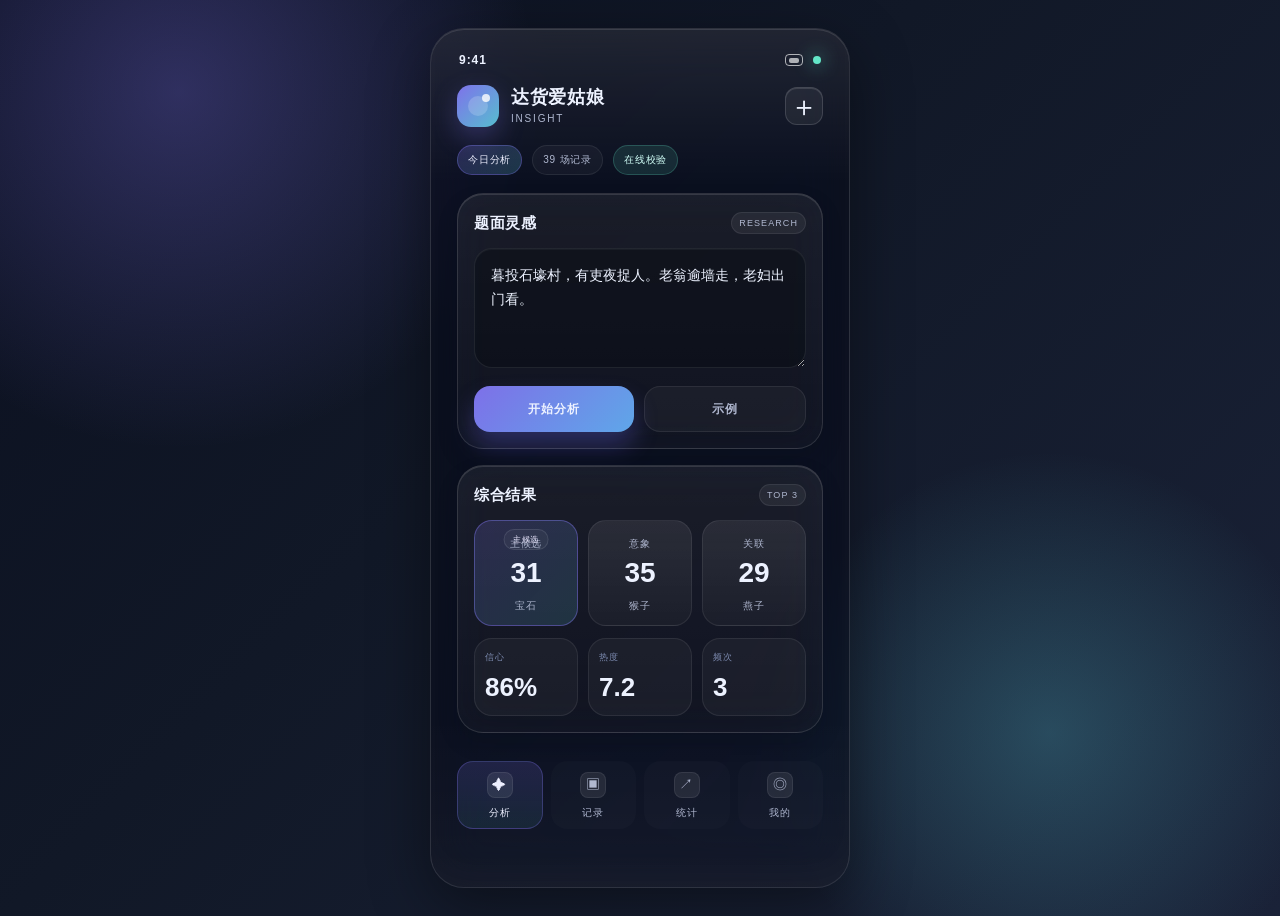
<file: www/glass-preview.html>
<!DOCTYPE html>
<html lang="zh-CN">
<head>
  <meta charset="UTF-8" />
  <meta name="viewport" content="width=device-width, initial-scale=1.0" />
  <title>达货爱姑娘 | Glass UI Preview</title>
  <link rel="stylesheet" href="glass-ui.css" />
</head>
<body>
  <div class="app-shell">
    <div class="topbar">
      <div class="time">9:41</div>
      <div class="status">
        <span class="network" aria-hidden="true"></span>
        <span class="dot" aria-hidden="true"></span>
      </div>
    </div>

    <header class="header">
      <div class="brand">
        <div class="brand-mark" aria-hidden="true"></div>
        <div class="brand-text">
          <div class="name">达货爱姑娘</div>
          <div class="sub">insight</div>
        </div>
      </div>
      <div class="add-btn" aria-label="新建">＋</div>
    </header>

    <div class="chips">
      <span class="chip primary">今日分析</span>
      <span class="chip">39 场记录</span>
      <span class="chip success">在线校验</span>
    </div>

    <section class="card">
      <div class="card-header">
        <h3>题面灵感</h3>
        <span class="tag">RESEARCH</span>
      </div>
      <textarea class="textarea" aria-label="题面输入">暮投石壕村，有吏夜捉人。老翁逾墙走，老妇出门看。</textarea>
      <div class="actions">
        <button class="btn" type="button">开始分析</button>
        <button class="btn secondary" type="button">示例</button>
      </div>
    </section>

    <section class="card">
      <div class="card-header">
        <h3>综合结果</h3>
        <span class="tag">TOP 3</span>
      </div>
      <div class="result-grid">
        <div class="result-item featured">
          <span>主候选</span>
          <strong>31</strong>
          <span>宝石</span>
        </div>
        <div class="result-item">
          <span>意象</span>
          <strong>35</strong>
          <span>猴子</span>
        </div>
        <div class="result-item">
          <span>关联</span>
          <strong>29</strong>
          <span>燕子</span>
        </div>
      </div>

      <div class="stats">
        <div class="stat">
          <div class="label">信心</div>
          <div class="value">86%</div>
        </div>
        <div class="stat">
          <div class="label">热度</div>
          <div class="value">7.2</div>
        </div>
        <div class="stat">
          <div class="label">频次</div>
          <div class="value">3</div>
        </div>
      </div>
    </section>

    <nav class="navbar" aria-label="主导航">
      <div class="nav-item active"><div class="nav-icon">✦</div>分析</div>
      <div class="nav-item"><div class="nav-icon">▣</div>记录</div>
      <div class="nav-item"><div class="nav-icon">↗</div>统计</div>
      <div class="nav-item"><div class="nav-icon">◎</div>我的</div>
    </nav>
  </div>
</body>
</html>
</file>
<file: www/premium-themes-v2.css>
/* Action hierarchy: one clear primary action, utility actions grouped after it. */
#panel-pick .flexbetween { align-items:flex-start; }
#panel-pick .flexbetween > .btn-row { display:flex; flex-wrap:wrap; align-items:center; gap:.55rem; }
#btnPick { order:0; min-width:150px; font-weight:700; }
#btnPickDemo { order:1; }
#btnClearPick { order:2; }
#btnPickDemo, #btnClearPick { min-height:38px; }
#panel-rec > .card:first-child .btn-row { justify-content:flex-start; }
#btnAddRec { order:0; min-width:140px; }
#btnUndo { order:1; margin-left:auto; }
#btnBulk { min-width:140px; }
#panel-data > .card:first-child .btn-row { display:grid; grid-template-columns:repeat(3,minmax(0,1fr)); gap:.55rem; }
#panel-data > .card:first-child .btn { min-height:44px; }
#panel-data > .card:nth-last-child(2) { border-color:color-mix(in srgb,var(--cinnabar) 35%,var(--glass-border)); }
#btnWipe { color:var(--cinnabar) !important; border-color:color-mix(in srgb,var(--cinnabar) 50%,transparent) !important; }
#fileIn { width:100%; padding:.55rem .65rem !important; color:var(--ink-2); background:var(--glass-input) !important; border:1px solid var(--line) !important; border-radius:12px !important; }
#pickResultCard { border-color:color-mix(in srgb,var(--ui-accent) 35%,var(--glass-border)); }
#pickResultCard .card-t { border-bottom-color:var(--ui-glow); }
.btn-row .btn { white-space:normal; }
.btn.ghost { box-shadow:none; }
@media (max-width:640px) {
  #panel-pick .flexbetween > .btn-row { display:grid; grid-template-columns:1fr 1fr; width:100%; }
  #btnPick { grid-column:1 / -1; width:100%; }
  #panel-pick .flexbetween > span { display:block; margin-top:.4rem; }
  #btnUndo { margin-left:0; }
  #panel-data > .card:first-child .btn-row { grid-template-columns:1fr; }
  #panel-data > .card:first-child .btn { width:100%; }
}

/* ===== premium-themes-v2 · 四主题液态玻璃系统 =====
   约定：主题值写在 html[data-ui-theme]，由 premium-themes-v2.js 控制。
   supplemental vars（--glass-navm/--glass-navborder/--blob/--g/--grid/--shadow）
   为宿主页面组件所需，随主题成套切换。 */

:root,
html[data-ui-theme="midnight"] {
  color-scheme: dark;
  --paper:#0b1020;
  --paper-2:#11182a;
  --paper-3:#202a40;
  --ink:#f0f3ff;
  --ink-2:#d3d9ed;
  --ink-3:#a4aec8;
  --ink-4:#7e8ba9;
  --line:rgba(224,232,255,.15);
  --line-2:rgba(224,232,255,.08);
  --cinnabar:#ff8296;
  --cinnabar-soft:rgba(255,130,150,.14);
  --gold:#f3cc82;
  --gold-soft:rgba(243,204,130,.12);
  --jade:#63e3c2;
  --jade-soft:rgba(99,227,194,.13);
  --glass-card:rgba(18,26,42,.72);
  --glass-border:rgba(255,255,255,.12);
  --glass-hi:rgba(255,255,255,.12);
  --glass-chip:rgba(255,255,255,.06);
  --glass-input:rgba(9,14,26,.56);
  --glass-inputfocus:rgba(12,18,31,.82);
  --glass-ghost:rgba(255,255,255,.05);
  --glass-tw:rgba(8,13,24,.46);
  --glass-th:rgba(255,255,255,.08);
  --glass-trhover:rgba(157,140,255,.11);
  --glass-stat:rgba(255,255,255,.05);
  --glass-details:rgba(255,255,255,.04);
  --glass-chart:rgba(8,13,26,.42);
  --glass-nav:rgba(12,17,31,.86);
  --nav-warm:rgba(160,145,255,.18);
  --ui-accent:#9b8cff;
  --ui-accent-2:#5ed6df;
  --ui-glow:rgba(155,140,255,.18);
  --ui-shadow:rgba(0,0,0,.24);
  --r:18px;
  /* supplemental · 宿主页面组件变量 */
  --glass-navm:rgba(12,17,31,.9);
  --glass-navborder:rgba(224,232,255,.14);
  --blob1:rgba(155,140,255,.14); --blob2:rgba(94,214,223,.12); --blob3:rgba(255,130,150,.08);
  --g1:rgba(155,140,255,.10);    --g2:rgba(94,214,223,.09);    --g3:rgba(255,130,150,.06);
  --grid:rgba(224,232,255,.12);
  --shadow-1:0 1px 2px rgba(0,0,0,.3),0 6px 18px -12px rgba(0,0,0,.5);
  --shadow-2:0 2px 4px rgba(0,0,0,.35),0 18px 40px -24px rgba(0,0,0,.6);
}

html[data-ui-theme="pearl"] {
  color-scheme: light;
  --paper:#edf3fb;
  --paper-2:#f8faff;
  --paper-3:#dfebf8;
  --ink:#16223d;
  --ink-2:#364763;
  --ink-3:#677a96;
  --ink-4:#8796af;
  --line:rgba(54,75,112,.16);
  --line-2:rgba(54,75,112,.09);
  --cinnabar:#c85672;
  --cinnabar-soft:rgba(200,86,114,.12);
  --gold:#a77b32;
  --gold-soft:rgba(167,123,50,.12);
  --jade:#258b78;
  --jade-soft:rgba(37,139,120,.12);
  --glass-card:rgba(255,255,255,.7);
  --glass-border:rgba(255,255,255,.9);
  --glass-hi:rgba(255,255,255,.95);
  --glass-chip:rgba(255,255,255,.6);
  --glass-input:rgba(255,255,255,.72);
  --glass-inputfocus:rgba(255,255,255,.96);
  --glass-ghost:rgba(255,255,255,.5);
  --glass-tw:rgba(255,255,255,.48);
  --glass-th:rgba(225,233,247,.72);
  --glass-trhover:rgba(112,133,220,.1);
  --glass-stat:rgba(255,255,255,.58);
  --glass-details:rgba(255,255,255,.5);
  --glass-chart:rgba(255,255,255,.6);
  --glass-nav:rgba(245,248,255,.82);
  --nav-warm:rgba(115,101,216,.12);
  --ui-accent:#7365d8;
  --ui-accent-2:#2b9eaa;
  --ui-glow:rgba(115,101,216,.16);
  --ui-shadow:rgba(40,52,77,.12);
  --r:20px;
  /* supplemental */
  --glass-navm:rgba(245,248,255,.9);
  --glass-navborder:rgba(54,75,112,.14);
  --blob1:rgba(115,101,216,.12); --blob2:rgba(43,158,170,.10); --blob3:rgba(200,86,114,.08);
  --g1:rgba(115,101,216,.08);    --g2:rgba(43,158,170,.07);    --g3:rgba(200,86,114,.05);
  --grid:rgba(54,75,112,.12);
  --shadow-1:0 1px 2px rgba(40,52,77,.08),0 6px 18px -12px rgba(40,52,77,.25);
  --shadow-2:0 2px 4px rgba(40,52,77,.1),0 18px 40px -24px rgba(40,52,77,.35);
}

html[data-ui-theme="jade"] {
  color-scheme: dark;
  --paper:#081813;
  --paper-2:#0f241d;
  --paper-3:#1b3328;
  --ink:#ecfff8;
  --ink-2:#c9e9de;
  --ink-3:#9fc2b0;
  --ink-4:#7aa28d;
  --line:rgba(198,255,228,.14);
  --line-2:rgba(198,255,228,.08);
  --cinnabar:#ff9d8b;
  --cinnabar-soft:rgba(255,157,139,.13);
  --gold:#e4c47d;
  --gold-soft:rgba(228,196,125,.12);
  --jade:#65e5ae;
  --jade-soft:rgba(101,229,174,.14);
  --glass-card:rgba(15,38,30,.72);
  --glass-border:rgba(198,255,228,.16);
  --glass-hi:rgba(255,255,255,.09);
  --glass-chip:rgba(220,255,239,.06);
  --glass-input:rgba(4,18,13,.58);
  --glass-inputfocus:rgba(6,25,18,.82);
  --glass-ghost:rgba(220,255,239,.06);
  --glass-tw:rgba(5,20,14,.46);
  --glass-th:rgba(220,255,239,.08);
  --glass-trhover:rgba(101,229,174,.09);
  --glass-stat:rgba(220,255,239,.05);
  --glass-details:rgba(220,255,239,.05);
  --glass-chart:rgba(5,20,14,.42);
  --glass-nav:rgba(7,25,19,.86);
  --nav-warm:rgba(101,229,174,.12);
  --ui-accent:#58d4a0;
  --ui-accent-2:#73d9cf;
  --ui-glow:rgba(72,208,147,.18);
  --ui-shadow:rgba(0,0,0,.25);
  --r:18px;
  /* supplemental */
  --glass-navm:rgba(7,25,19,.9);
  --glass-navborder:rgba(198,255,228,.13);
  --blob1:rgba(88,212,160,.14); --blob2:rgba(115,217,207,.11); --blob3:rgba(228,196,125,.09);
  --g1:rgba(88,212,160,.10);    --g2:rgba(115,217,207,.08);    --g3:rgba(228,196,125,.06);
  --grid:rgba(198,255,228,.12);
  --shadow-1:0 1px 2px rgba(0,0,0,.3),0 6px 18px -12px rgba(0,0,0,.5);
  --shadow-2:0 2px 4px rgba(0,0,0,.35),0 18px 40px -24px rgba(0,0,0,.6);
}

html[data-ui-theme="rose"] {
  color-scheme: dark;
  --paper:#1a101b;
  --paper-2:#251624;
  --paper-3:#382038;
  --ink:#fff0fa;
  --ink-2:#edd2e5;
  --ink-3:#c6a5bd;
  --ink-4:#987a92;
  --line:rgba(255,224,246,.16);
  --line-2:rgba(255,224,246,.09);
  --cinnabar:#ff8faf;
  --cinnabar-soft:rgba(255,143,175,.15);
  --gold:#f5cc8a;
  --gold-soft:rgba(245,204,138,.12);
  --jade:#75dfc5;
  --jade-soft:rgba(117,223,197,.12);
  --glass-card:rgba(48,26,47,.7);
  --glass-border:rgba(255,224,246,.16);
  --glass-hi:rgba(255,255,255,.12);
  --glass-chip:rgba(255,240,250,.07);
  --glass-input:rgba(24,12,25,.58);
  --glass-inputfocus:rgba(38,18,38,.82);
  --glass-ghost:rgba(255,240,250,.07);
  --glass-tw:rgba(24,12,25,.46);
  --glass-th:rgba(255,240,250,.08);
  --glass-trhover:rgba(255,143,175,.1);
  --glass-stat:rgba(255,240,250,.05);
  --glass-details:rgba(255,240,250,.05);
  --glass-chart:rgba(24,12,25,.42);
  --glass-nav:rgba(30,15,31,.86);
  --nav-warm:rgba(255,143,175,.12);
  --ui-accent:#e58bc4;
  --ui-accent-2:#a797ff;
  --ui-glow:rgba(229,139,196,.18);
  --ui-shadow:rgba(0,0,0,.22);
  --r:18px;
  /* supplemental */
  --glass-navm:rgba(30,15,31,.9);
  --glass-navborder:rgba(255,224,246,.14);
  --blob1:rgba(229,139,196,.14); --blob2:rgba(167,151,255,.12); --blob3:rgba(245,204,138,.08);
  --g1:rgba(229,139,196,.10);    --g2:rgba(167,151,255,.08);    --g3:rgba(245,204,138,.06);
  --grid:rgba(255,224,246,.12);
  --shadow-1:0 1px 2px rgba(0,0,0,.3),0 6px 18px -12px rgba(0,0,0,.5);
  --shadow-2:0 2px 4px rgba(0,0,0,.35),0 18px 40px -24px rgba(0,0,0,.6);
}

html, body {
  min-height:100%;
  background:linear-gradient(145deg, var(--paper), var(--paper-2) 58%, var(--paper-3));
}

body {
  color:var(--ink);
  line-height:1.58;
  background:
    radial-gradient(850px 540px at 8% -10%, var(--ui-glow), transparent 65%),
    radial-gradient(760px 500px at 100% 20%, var(--nav-warm), transparent 62%),
    linear-gradient(145deg, var(--paper), var(--paper-2) 58%, var(--paper-3));
}

body::before {
  content:"";
  position:fixed;
  inset:0;
  z-index:-1; /* 衬在内容下，避免盖住正文 */
  pointer-events:none;
  background:
    radial-gradient(380px 380px at 78% 18%, var(--ui-glow), transparent 72%),
    radial-gradient(440px 440px at 8% 62%, var(--nav-warm), transparent 72%);
}

.sr-only {
  position:absolute;
  width:1px;
  height:1px;
  padding:0;
  margin:-1px;
  overflow:hidden;
  clip:rect(0, 0, 0, 0);
  white-space:nowrap;
  border:0;
}

/* ---------- 主题切换器（右侧竖排） ---------- */
.ui-theme-switcher {
  position:fixed;
  right:12px;
  top:50%;
  transform:translateY(-50%);
  z-index:120;
  display:flex;
  flex-direction:column;
  gap:8px;
  padding:9px 6px;
  border-radius:999px;
  background:var(--glass-card);
  border:1px solid var(--glass-border);
  box-shadow:0 12px 24px -18px var(--ui-shadow);
  backdrop-filter:blur(16px) saturate(160%);
  -webkit-backdrop-filter:blur(16px) saturate(160%);
}

.ui-theme-switcher button {
  width:18px;
  height:18px;
  border-radius:50%;
  border:2px solid rgba(255,255,255,.85);
  cursor:pointer;
  padding:0;
  appearance:none;
  box-shadow:0 1px 4px rgba(0,0,0,.3);
  transition:transform .15s ease, box-shadow .15s ease, border-color .15s ease;
}

.ui-theme-switcher button[data-theme="midnight"] { background:#1b2336; }
.ui-theme-switcher button[data-theme="pearl"]    { background:#dfeaf8; border-color:rgba(26,38,58,.4); }
.ui-theme-switcher button[data-theme="jade"]     { background:#11372f; }
.ui-theme-switcher button[data-theme="rose"]     { background:#3c1f2b; }

.ui-theme-switcher button:hover { transform:scale(1.18); }

.ui-theme-switcher button[aria-pressed="true"] {
  outline:2px solid var(--cinnabar);
  outline-offset:2px;
  box-shadow:0 0 0 4px var(--cinnabar-soft);
}

@media (max-width:640px) {
  .ui-theme-switcher {
    right:8px;
    top:auto;
    bottom:12px;
    transform:none;
  }
}
</file>
<file: www/glass-ui.css>
:root {
  --bg0: #0b1020;
  --bg1: #111827;
  --bg2: #1a2238;
  --panel: rgba(17, 24, 39, 0.52);
  --panel-strong: rgba(20, 28, 44, 0.8);
  --panel-soft: rgba(255, 255, 255, 0.06);
  --stroke: rgba(255, 255, 255, 0.14);
  --text: #edf2ff;
  --muted: #b0b8d0;
  --soft: #7d8bb0;
  --purple: #8a7bff;
  --cyan: #67e8f9;
  --mint: #63e6c7;
  --pink: #ff7fd1;
  --gold: #f4d27d;
  --shadow: rgba(8, 14, 24, 0.8);
}

* { box-sizing: border-box; }
html, body {
  margin: 0;
  min-height: 100%;
  background:
    radial-gradient(circle at 14% 10%, rgba(138, 123, 255, 0.28), transparent 26%),
    radial-gradient(circle at 82% 80%, rgba(103, 232, 249, 0.22), transparent 22%),
    linear-gradient(135deg, var(--bg0), var(--bg1) 42%, var(--bg2));
  color: var(--text);
  font-family: -apple-system, BlinkMacSystemFont, "PingFang SC", "Microsoft YaHei", sans-serif;
}
body {
  display: grid;
  place-items: center;
  min-height: 100vh;
  padding: 28px;
}

.app-shell {
  position: relative;
  width: 420px;
  min-height: 860px;
  padding: 20px 18px 14px;
  border-radius: 34px;
  background: rgba(9, 12, 21, 0.58);
  border: 1px solid rgba(255,255,255,0.14);
  box-shadow:
    0 18px 60px rgba(0,0,0,0.42),
    inset 0 1px 0 rgba(255,255,255,0.12),
    inset 0 -18px 30px rgba(255,255,255,0.02);
  backdrop-filter: blur(24px) saturate(150%);
  -webkit-backdrop-filter: blur(24px) saturate(150%);
  overflow: hidden;
}
.app-shell::before {
  content: "";
  position: absolute;
  inset: 0;
  background: linear-gradient(180deg, rgba(255,255,255,0.09), transparent 18%, transparent 80%, rgba(255,255,255,0.03));
  pointer-events: none;
}

.topbar {
  position: relative;
  z-index: 1;
  display: flex;
  align-items: center;
  justify-content: space-between;
  padding: 4px 10px 18px;
}
.time { font-size: 12px; font-weight: 700; letter-spacing: 0.08em; }
.status { display: flex; gap: 10px; align-items: center; color: rgba(255,255,255,0.7); }
.status .dot { width: 8px; height: 8px; border-radius: 50%; background: var(--mint); box-shadow: 0 0 18px rgba(99,230,199,0.9); }
.status .network { width: 18px; height: 12px; border-radius: 4px; border: 1.5px solid rgba(255,255,255,0.65); position: relative; }
.status .network::before { content: ""; position: absolute; inset: 3px 3px 2px 3px; background: rgba(255,255,255,0.65); border-radius: 2px; }

.header {
  position: relative;
  z-index: 1;
  display: flex;
  align-items: center;
  justify-content: space-between;
  padding: 0 8px 18px;
}
.brand { display: flex; align-items: center; gap: 12px; }
.brand-mark {
  width: 42px; height: 42px; border-radius: 14px;
  background: linear-gradient(135deg, rgba(138,123,255,0.9), rgba(103,232,249,0.8));
  box-shadow: 0 10px 26px rgba(138,123,255,0.26);
  position: relative;
}
.brand-mark::before,
.brand-mark::after {
  content: ""; position: absolute; border-radius: 50%;
}
.brand-mark::before { width: 20px; height: 20px; left: 11px; top: 11px; background: rgba(255,255,255,0.18); }
.brand-mark::after { width: 8px; height: 8px; right: 9px; top: 9px; background: rgba(255,255,255,0.8); }
.brand-text { line-height: 1.1; }
.brand-text .name { font-size: 18px; font-weight: 700; letter-spacing: 0.04em; }
.brand-text .sub { margin-top: 6px; font-size: 10px; color: var(--muted); letter-spacing: 0.18em; text-transform: uppercase; }
.add-btn {
  width: 38px; height: 38px; border-radius: 12px; display: grid; place-items: center;
  background: rgba(255,255,255,0.06); border: 1px solid var(--stroke);
  color: var(--text); font-size: 28px; font-weight: 300; box-shadow: inset 0 1px 0 rgba(255,255,255,0.12);
}

.chips {
  position: relative; z-index: 1;
  display: flex; gap: 10px; flex-wrap: wrap; padding: 0 8px 18px;
}
.chip {
  padding: 7px 10px; border-radius: 999px;
  font-size: 10px; letter-spacing: 0.08em; text-transform: uppercase;
  border: 1px solid rgba(255,255,255,0.08);
  background: rgba(255,255,255,0.04);
  color: var(--muted);
}
.chip.primary {
  background: linear-gradient(135deg, rgba(138,123,255,0.22), rgba(103,232,249,0.18));
  border-color: rgba(138,123,255,0.32);
  color: #eef0ff;
}
.chip.success {
  background: rgba(99,230,199,0.12); border-color: rgba(99,230,199,0.22); color: #d0fff7;
}

.card {
  position: relative; z-index: 1;
  margin: 0 8px 16px;
  padding: 18px 16px 16px;
  border-radius: 26px;
  border: 1px solid rgba(255,255,255,0.12);
  background: linear-gradient(180deg, rgba(255,255,255,0.07), rgba(255,255,255,0.03));
  box-shadow: inset 0 1px 0 rgba(255,255,255,0.12), 0 10px 20px rgba(6,10,18,0.18);
  backdrop-filter: blur(20px);
  -webkit-backdrop-filter: blur(20px);
}
.card-header {
  display: flex; align-items: center; justify-content: space-between; margin-bottom: 14px;
}
.card-header h3 {
  margin: 0; font-size: 15px; font-weight: 700; letter-spacing: 0.04em;
}
.card-header .tag { font-size: 9px; letter-spacing: 0.12em; padding: 5px 7px; border-radius: 999px; color: var(--muted); background: rgba(255,255,255,0.06); border: 1px solid rgba(255,255,255,0.08); }

.textarea {
  width: 100%; min-height: 120px; resize: vertical; color: var(--text);
  border: 1px solid rgba(255,255,255,0.08); border-radius: 18px; padding: 16px 16px;
  background: rgba(7,11,18,0.38); outline: none;
  font-size: 14px; line-height: 1.7; box-shadow: inset 0 1px 0 rgba(255,255,255,0.04);
}
.textarea::placeholder { color: rgba(214, 220, 235, 0.45); }
.textarea:focus {
  border-color: rgba(138,123,255,0.5); box-shadow: 0 0 0 3px rgba(138,123,255,0.18);
}

.actions {
  display: flex; gap: 10px; margin-top: 14px;
}
.btn {
  flex: 1; border: none; border-radius: 16px; height: 46px; font-weight: 700; letter-spacing: 0.08em; font-size: 12px; cursor: pointer;
  color: var(--text);
  background: linear-gradient(135deg, rgba(138,123,255,0.9), rgba(104,184,255,0.9));
  box-shadow: 0 14px 24px rgba(111, 106, 255, 0.28);
}
.btn.secondary {
  background: rgba(255,255,255,0.04); border: 1px solid rgba(255,255,255,0.08); box-shadow: none; color: var(--muted);
}

.result-grid {
  display: grid; grid-template-columns: repeat(3, 1fr); gap: 10px; margin-top: 12px;
}
.result-item {
  position: relative; padding: 12px 10px; border-radius: 18px;
  background: linear-gradient(180deg, rgba(255,255,255,0.08), rgba(255,255,255,0.03));
  border: 1px solid rgba(255,255,255,0.08);
  text-align: center;
}
.result-item strong {
  display: block; font-size: 28px; font-weight: 700; line-height: 1; margin-top: 8px; margin-bottom: 8px;
}
.result-item span { font-size: 10px; color: var(--muted); letter-spacing: 0.08em; text-transform: uppercase; }
.result-item.featured {
  background: linear-gradient(135deg, rgba(138,123,255,0.18), rgba(103,232,249,0.14));
  border-color: rgba(138,123,255,0.4);
}
.result-item.featured::before {
  content: "主候选"; position: absolute; top: 8px; left: 50%; transform: translateX(-50%);
  font-size: 8px; letter-spacing: 0.12em; text-transform: uppercase; color: #ede9ff; border: 1px solid rgba(255,255,255,0.1); border-radius: 999px; padding: 4px 8px; background: rgba(255,255,255,0.04);
}

.stats {
  display: grid; grid-template-columns: repeat(3, 1fr); gap: 10px; margin-top: 12px;
}
.stat {
  padding: 12px 10px; border-radius: 18px; background: rgba(255,255,255,0.04); border: 1px solid rgba(255,255,255,0.08);
}
.stat .label { font-size: 9px; letter-spacing: 0.12em; color: var(--soft); text-transform: uppercase; }
.stat .value { margin-top: 8px; font-size: 26px; font-weight: 700; }

.navbar {
  position: relative; z-index: 1; display: grid; grid-template-columns: repeat(4, 1fr); gap: 8px; margin-top: 12px; padding: 12px 8px 0;
}
.nav-item {
  display: flex; flex-direction: column; align-items: center; gap: 8px; padding: 10px 8px 8px; border-radius: 16px;
  color: var(--muted); background: rgba(255,255,255,0.02); border: 1px solid transparent; font-size: 10px; letter-spacing: 0.08em; text-transform: uppercase;
}
.nav-item.active {
  background: linear-gradient(180deg, rgba(138,123,255,0.16), rgba(103,232,249,0.08));
  border-color: rgba(138,123,255,0.28); color: #eef0ff;
}
.nav-icon {
  width: 26px; height: 26px; border-radius: 8px;
  background: rgba(255,255,255,0.08); border: 1px solid rgba(255,255,255,0.08);
  display: grid; place-items: center; font-size: 14px;
}

@media (max-width: 480px) {
  body { padding: 10px; }
  .app-shell { width: 100%; min-height: calc(100vh - 20px); border-radius: 28px; }
}
</file>
